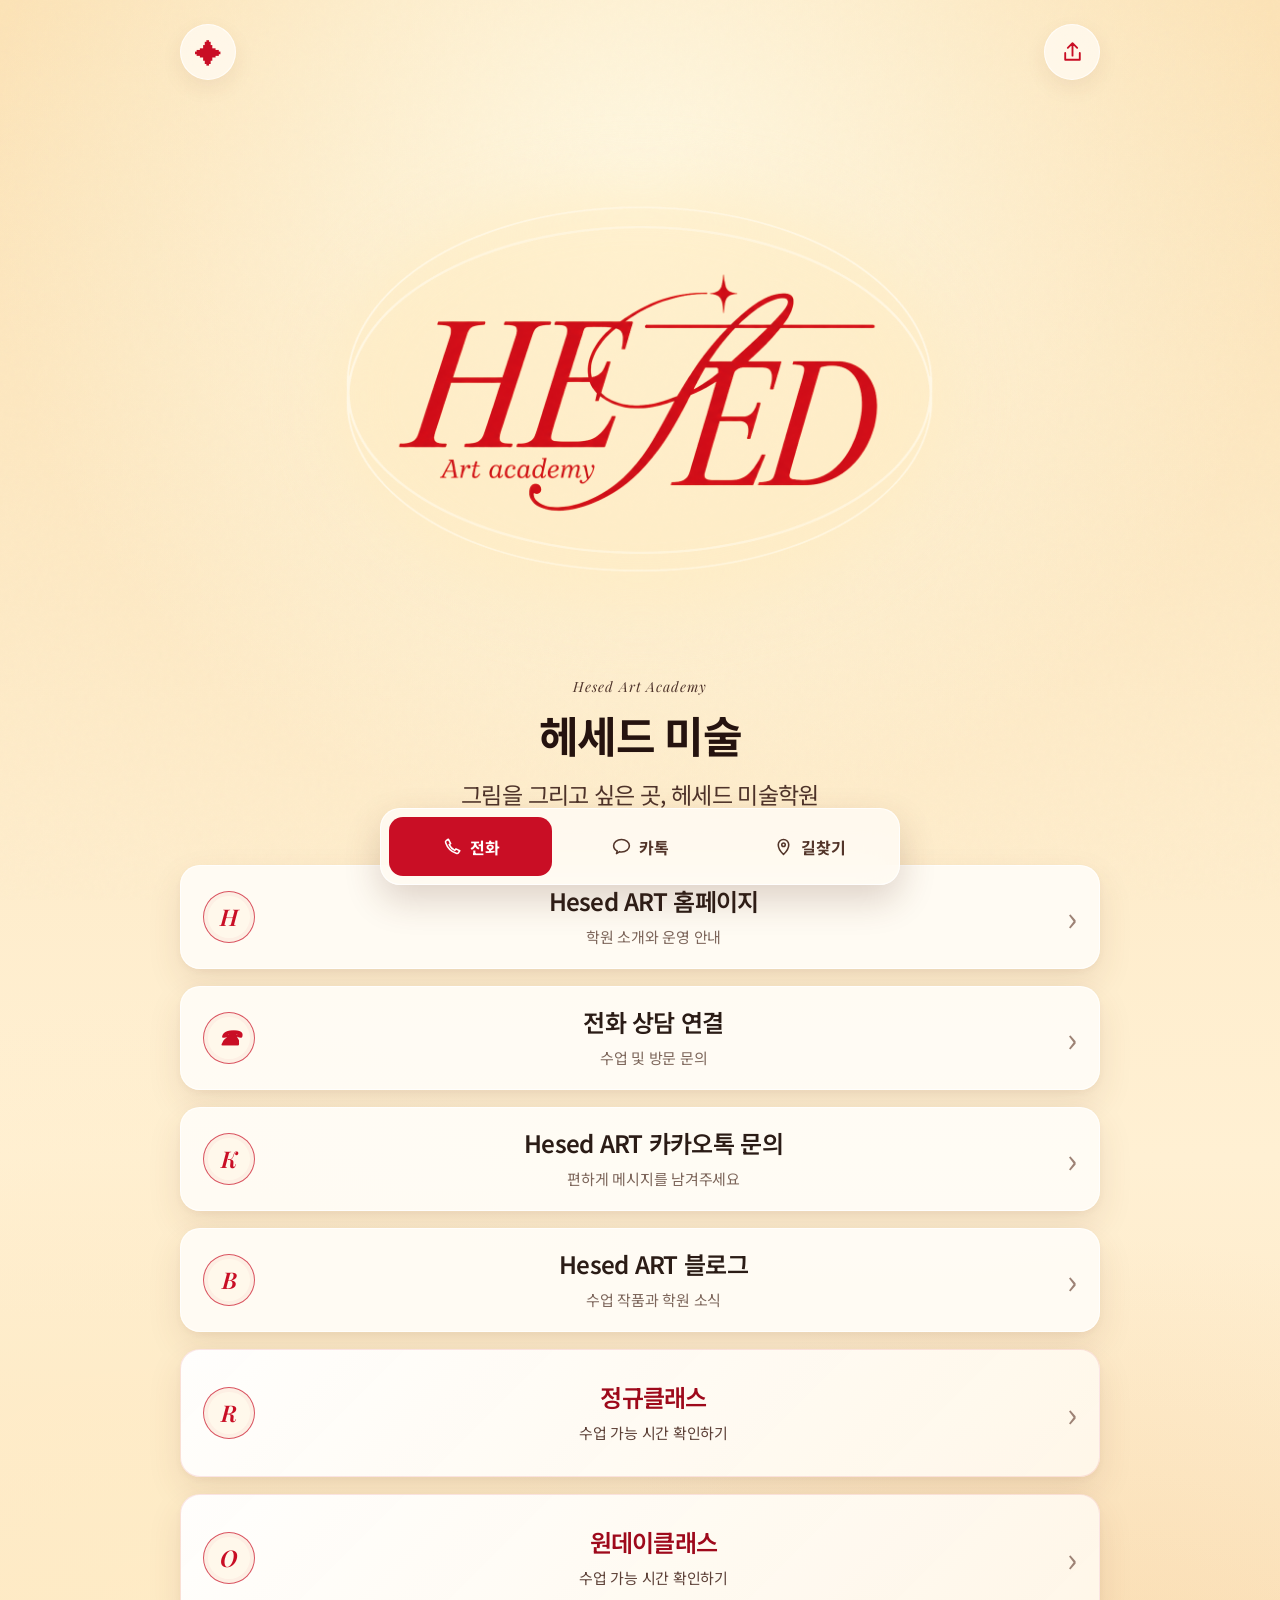
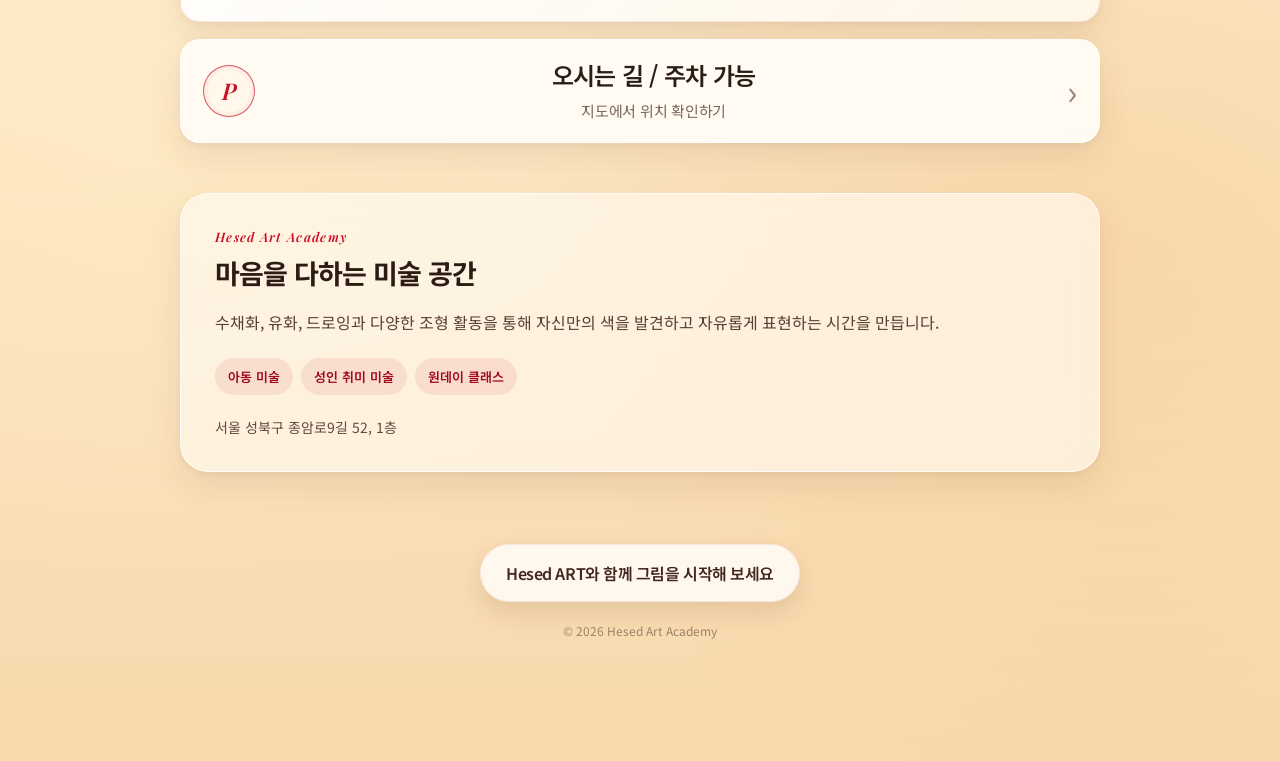
<file: index.html>
<!doctype html>
<html lang="ko">
<head>
  <!-- Google tag (gtag.js) -->
  <script async src="https://www.googletagmanager.com/gtag/js?id=G-PW82SQZZMW"></script>
  <script>
  window.dataLayer = window.dataLayer || [];
  function gtag(){dataLayer.push(arguments);}
  gtag('js', new Date());

  gtag('config', 'G-PW82SQZZMW');
  </script>
  <meta charset="utf-8" />
  <meta name="viewport" content="width=device-width, initial-scale=1, viewport-fit=cover" />
  <meta name="theme-color" content="#fce3b7" />
  <meta name="description" content="그림을 그리고 싶은 곳, 헤세드 미술학원" />
  <meta property="og:title" content="헤세드 미술 | Hesed Art Academy" />
  <meta property="og:description" content="아동·성인 정규 클래스와 원데이 클래스 문의" />
  <title>헤세드 미술 | Hesed Art Academy</title>
  <link rel="preconnect" href="https://fonts.googleapis.com" />
  <link rel="preconnect" href="https://fonts.gstatic.com" crossorigin />
  <link href="https://fonts.googleapis.com/css2?family=Noto+Sans+KR:wght@400;500;600;700&family=Playfair+Display:ital,wght@0,600;1,600&display=swap" rel="stylesheet" />
  <link rel="stylesheet" href="./style.css" />
  <script src="./script.js" defer></script>
</head>
<body>
  <div class="page-shell">
    <header class="topbar" aria-label="페이지 도구">
      <a class="circle-button brand-mark" href="#top" aria-label="맨 위로 이동">
        <span aria-hidden="true">✦</span>
      </a>
      <button class="circle-button" id="shareButton" type="button" aria-label="페이지 공유">
        <svg viewBox="0 0 24 24" aria-hidden="true">
          <path d="M12 3v12M7.5 7.5 12 3l4.5 4.5M5 12.5v6.5h14v-6.5" />
        </svg>
      </button>
    </header>

    <main id="top" class="content">
      <section class="hero" aria-labelledby="pageTitle">
        <div class="wordmark">
          <img src="./assets/hesed-wordmark-red-transparent.png" alt="HESED Art academy" />
        </div>
        <div class="hero-copy">
          <p class="hero-kicker">Hesed Art Academy</p>
          <h1 id="pageTitle">헤세드 미술</h1>
          <p>그림을 그리고 싶은 곳, 헤세드 미술학원</p>
        </div>
      </section>

      <section class="link-list" aria-label="헤세드 미술 바로가기">
        <a class="link-card" href="#about">
          <span class="mini-logo" aria-hidden="true">H</span>
          <span class="link-copy">
            <strong>Hesed ART 홈페이지</strong>
            <small>학원 소개와 운영 안내</small>
          </span>
          <span class="more" aria-hidden="true">›</span>
        </a>

        <button class="link-card" type="button" id="callCard">
          <span class="mini-logo" aria-hidden="true">☎</span>
          <span class="link-copy">
            <strong>전화 상담 연결</strong>
            <small>수업 및 방문 문의</small>
          </span>
          <span class="more" aria-hidden="true">›</span>
        </button>

        <a class="link-card external-link" data-config-link="kakaoUrl" href="#">
          <span class="mini-logo" aria-hidden="true">K</span>
          <span class="link-copy">
            <strong>Hesed ART 카카오톡 문의</strong>
            <small>편하게 메시지를 남겨주세요</small>
          </span>
          <span class="more" aria-hidden="true">›</span>
        </a>

        <a class="link-card external-link" data-config-link="blogUrl" href="#">
          <span class="mini-logo" aria-hidden="true">B</span>
          <span class="link-copy">
            <strong>Hesed ART 블로그</strong>
            <small>수업 작품과 학원 소식</small>
          </span>
          <span class="more" aria-hidden="true">›</span>
        </a>

        <button class="link-card class-card" type="button" data-open-class="정규클래스" aria-label="정규클래스 안내 열기">
          <span class="mini-logo" aria-hidden="true">R</span>
          <span class="link-copy">
            <strong>정규클래스</strong>
            <small>수업 가능 시간 확인하기</small>
          </span>
          <span class="more" aria-hidden="true">›</span>
        </button>

        <button class="link-card class-card" type="button" data-open-class="원데이클래스" aria-label="원데이클래스 안내 열기">
          <span class="mini-logo" aria-hidden="true">O</span>
          <span class="link-copy">
            <strong>원데이클래스</strong>
            <small>수업 가능 시간 확인하기</small>
          </span>
          <span class="more" aria-hidden="true">›</span>
        </button>

        <a class="link-card external-link" data-config-link="mapUrl" href="#">
          <span class="mini-logo" aria-hidden="true">P</span>
          <span class="link-copy">
            <strong>오시는 길 / 주차 가능</strong>
            <small>지도에서 위치 확인하기</small>
          </span>
          <span class="more" aria-hidden="true">›</span>
        </a>
      </section>

      <section id="about" class="info-panel">
        <p class="eyebrow">Hesed Art Academy</p>
        <h2>마음을 다하는 미술 공간</h2>
        <p>
          수채화, 유화, 드로잉과 다양한 조형 활동을 통해 자신만의 색을 발견하고
          자유롭게 표현하는 시간을 만듭니다.
        </p>
        <div class="info-tags" aria-label="운영 클래스">
          <span>아동 미술</span>
          <span>성인 취미 미술</span>
          <span>원데이 클래스</span>
        </div>
        <address>서울 성북구 종암로9길 52, 1층</address>
      </section>

      <p class="footer-pill">Hesed ART와 함께 그림을 시작해 보세요</p>
      <p class="copyright">© <span id="year"></span> Hesed Art Academy</p>
    </main>
  </div>

  <nav class="quick-actions" aria-label="빠른 문의">
    <button type="button" id="callQuickButton">
      <svg viewBox="0 0 24 24" aria-hidden="true"><path d="M7.2 3.7 4.8 5.3c-.8.5-.9 1.5-.6 2.4 2 5.9 6.2 10.1 12.1 12.1.9.3 1.9.2 2.4-.6l1.6-2.4-4.4-2.1-1.2 1.7c-2.9-1.3-5.2-3.6-6.5-6.5l1.7-1.2z"/></svg>
      <span>전화</span>
    </button>
    <a data-config-link="kakaoUrl" href="#">
      <svg viewBox="0 0 24 24" aria-hidden="true"><path d="M12 4C6.9 4 3 7.2 3 11.1c0 2.5 1.6 4.7 4.1 6l-.8 3 3.5-2.2c.7.2 1.4.3 2.2.3 5.1 0 9-3.2 9-7.1S17.1 4 12 4Z"/></svg>
      <span>카톡</span>
    </a>
    <a data-config-link="mapUrl" href="#">
      <svg viewBox="0 0 24 24" aria-hidden="true"><path d="M12 21s6-5.3 6-11a6 6 0 1 0-12 0c0 5.7 6 11 6 11Z"/><circle cx="12" cy="10" r="2"/></svg>
      <span>길찾기</span>
    </a>
  </nav>


  <dialog id="classDialog" class="class-dialog" aria-labelledby="classDialogTitle">
    <div class="class-dialog-inner">
      <button class="dialog-close" id="closeClassDialog" type="button" aria-label="안내창 닫기">×</button>
      <p class="dialog-kicker">Hesed Art Academy</p>
      <h2 id="classDialogTitle">클래스 안내</h2>
      <div id="classDialogContent" class="class-time-message"></div>
      <button class="dialog-confirm" id="confirmClassDialog" type="button">확인</button>
    </div>
  </dialog>

  <template id="regularClassTemplate">
    <div class="class-detail">
      <section class="class-detail-section">
        <h3>수업 과목</h3>
        <p class="class-subjects">🖌 소묘 · 수채화 · 아크릴화 · 글라스아트</p>
      </section>

      <section class="class-detail-section">
        <h3>운영 시간</h3>
        <dl class="class-schedule">
          <div><dt>월</dt><dd>14:00 ~ 18:00</dd></div>
          <div><dt>화</dt><dd>14:00 ~ 21:00</dd></div>
          <div><dt>성인반</dt><dd>19:00 ~ 21:00</dd></div>
          <div><dt>수</dt><dd>14:00 ~ 18:00</dd></div>
          <div><dt>목</dt><dd>14:00 ~ 19:00</dd></div>
          <div><dt>금</dt><dd>14:00 ~ 18:00</dd></div>
        </dl>
      </section>

      <p class="class-contact-message">수강 문의 및 예약은 언제든 편하게 연락 주세요.</p>
    </div>
  </template>

  <template id="oneDayClassTemplate">
    <div class="class-detail">
      <section class="class-detail-section">
        <h3>예약 가능 시간</h3>
        <ul class="class-feature-list class-reservation-times">
          <li>🌙 평일 저녁 18:00 ~ 20:00</li>
          <li>☀️ 금요일 오전 10:00 ~ 13:00</li>
        </ul>
      </section>

      <ul class="class-feature-list">
        <li>✔ 초보자도 참여 가능</li>
        <li>✔ 개인 · 친구 · 커플 클래스 가능</li>
        <li>✔ 재료 및 도구 제공</li>
      </ul>

      <p class="class-contact-message">수강 문의 및 예약은 언제든 편하게 연락 주세요.</p>
    </div>
  </template>

  <div class="toast" id="toast" role="status" aria-live="polite"></div>
</body>
</html>
</file>
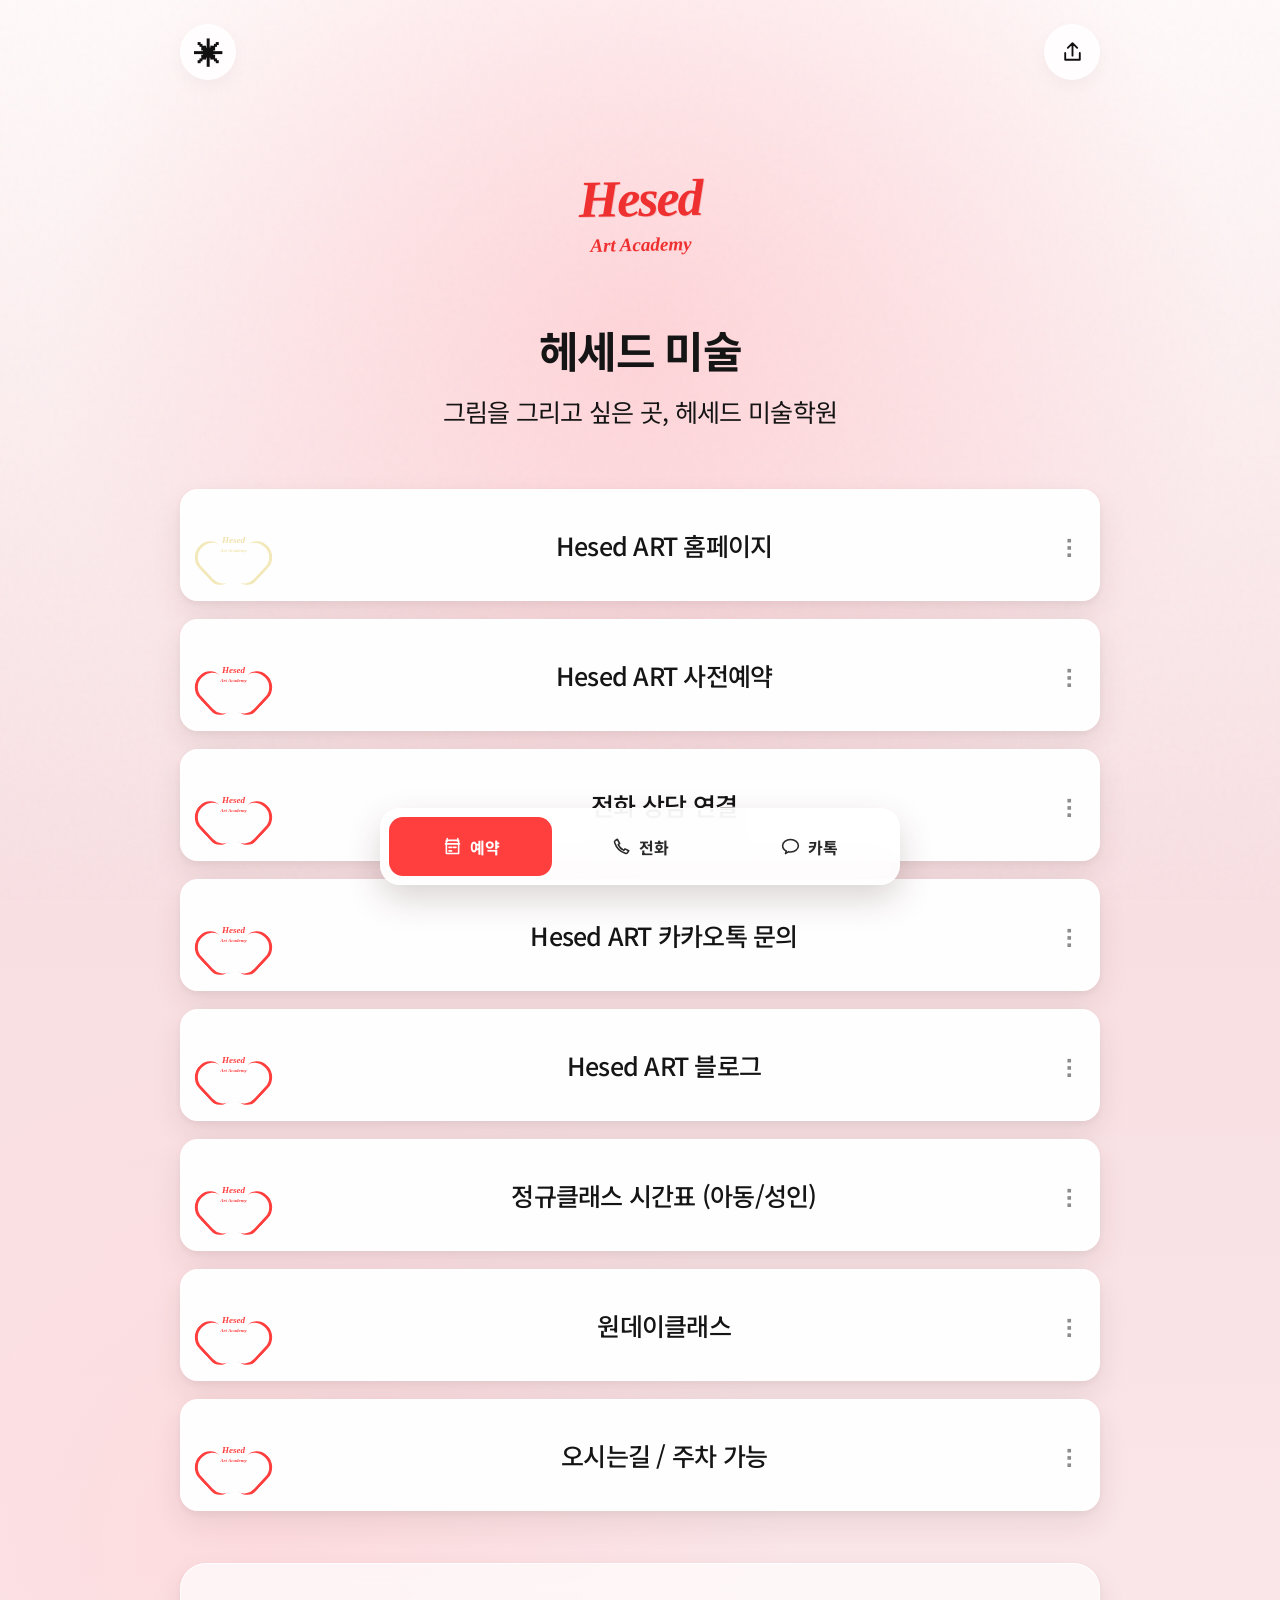
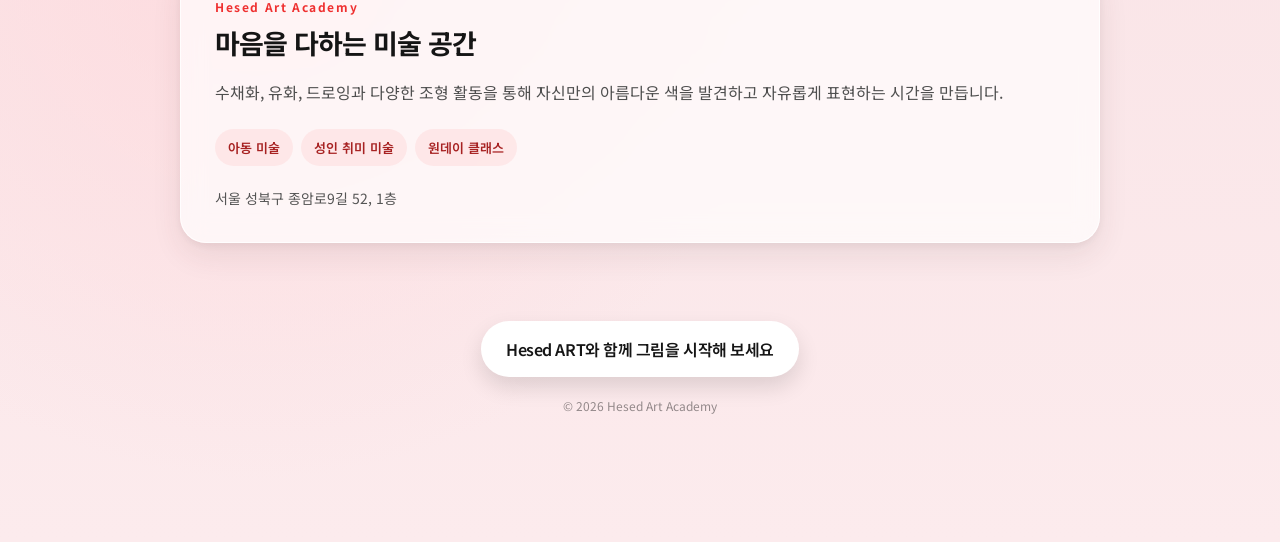
<file: version2/index.html>
<!doctype html>
<html lang="ko">
<head>
  <meta charset="utf-8" />
  <meta name="viewport" content="width=device-width, initial-scale=1, viewport-fit=cover" />
  <meta name="theme-color" content="#f8dfe1" />
  <meta name="description" content="그림을 그리고 싶은 곳, 헤세드 미술학원" />
  <meta property="og:title" content="헤세드 미술 | Hesed Art Academy" />
  <meta property="og:description" content="아동·성인 정규 클래스와 원데이 클래스 예약 및 문의" />
  <title>헤세드 미술 | Hesed Art Academy</title>
  <link rel="preconnect" href="https://fonts.googleapis.com" />
  <link rel="preconnect" href="https://fonts.gstatic.com" crossorigin />
  <link href="https://fonts.googleapis.com/css2?family=Noto+Sans+KR:wght@400;500;600;700&display=swap" rel="stylesheet" />
  <link rel="stylesheet" href="./style.css" />
  <script src="script.js" defer></script>
</head>
<body>
  <div class="page-shell">
    <header class="topbar" aria-label="페이지 도구">
      <a class="circle-button brand-mark" href="#top" aria-label="맨 위로 이동">
        <span aria-hidden="true">✳</span>
      </a>
      <button class="circle-button" id="shareButton" type="button" aria-label="페이지 공유">
        <svg viewBox="0 0 24 24" aria-hidden="true">
          <path d="M12 3v12M7.5 7.5 12 3l4.5 4.5M5 12.5v6.5h14v-6.5" />
        </svg>
      </button>
    </header>

    <main id="top" class="content">
      <section class="hero" aria-labelledby="pageTitle">
        <div class="wordmark" aria-label="Hesed Art Academy">
          <strong>Hesed</strong>
          <span>Art Academy</span>
        </div>
        <h1 id="pageTitle">헤세드 미술</h1>
        <p>그림을 그리고 싶은 곳, 헤세드 미술학원</p>
      </section>

      <section class="link-list" aria-label="헤세드 미술 바로가기">
        <a class="link-card" href="#about">
          <span class="heart-logo heart-logo-soft" aria-hidden="true">
            <span>Hesed</span><small>Art Academy</small>
          </span>
          <span class="link-label">Hesed ART 홈페이지</span>
          <span class="more" aria-hidden="true">⋮</span>
        </a>

        <button class="link-card" type="button" data-open-reservation="상담 및 방문 예약">
          <span class="heart-logo" aria-hidden="true">
            <span>Hesed</span><small>Art Academy</small>
          </span>
          <span class="link-label">Hesed ART 사전예약</span>
          <span class="more" aria-hidden="true">⋮</span>
        </button>

        <button class="link-card" type="button" id="callCard">
          <span class="heart-logo" aria-hidden="true">
            <span>Hesed</span><small>Art Academy</small>
          </span>
          <span class="link-label">전화 상담 연결</span>
          <span class="more" aria-hidden="true">⋮</span>
        </button>

        <a class="link-card external-link" data-config-link="kakaoUrl" href="#">
          <span class="heart-logo" aria-hidden="true">
            <span>Hesed</span><small>Art Academy</small>
          </span>
          <span class="link-label">Hesed ART 카카오톡 문의</span>
          <span class="more" aria-hidden="true">⋮</span>
        </a>

        <a class="link-card external-link" data-config-link="blogUrl" href="#">
          <span class="heart-logo" aria-hidden="true">
            <span>Hesed</span><small>Art Academy</small>
          </span>
          <span class="link-label">Hesed ART 블로그</span>
          <span class="more" aria-hidden="true">⋮</span>
        </a>

        <button class="link-card" type="button" data-open-reservation="정규 클래스">
          <span class="heart-logo" aria-hidden="true">
            <span>Hesed</span><small>Art Academy</small>
          </span>
          <span class="link-label">정규클래스 시간표 (아동/성인)</span>
          <span class="more" aria-hidden="true">⋮</span>
        </button>

        <button class="link-card" type="button" data-open-reservation="원데이 클래스">
          <span class="heart-logo" aria-hidden="true">
            <span>Hesed</span><small>Art Academy</small>
          </span>
          <span class="link-label">원데이클래스</span>
          <span class="more" aria-hidden="true">⋮</span>
        </button>

        <a class="link-card external-link" data-config-link="mapUrl" href="#">
          <span class="heart-logo" aria-hidden="true">
            <span>Hesed</span><small>Art Academy</small>
          </span>
          <span class="link-label">오시는길 / 주차 가능</span>
          <span class="more" aria-hidden="true">⋮</span>
        </a>
      </section>

      <section id="about" class="info-panel">
        <p class="eyebrow">Hesed Art Academy</p>
        <h2>마음을 다하는 미술 공간</h2>
        <p>
          수채화, 유화, 드로잉과 다양한 조형 활동을 통해 자신만의 아름다운 색을 발견하고
          자유롭게 표현하는 시간을 만듭니다.
        </p>
        <div class="info-tags" aria-label="운영 클래스">
          <span>아동 미술</span>
          <span>성인 취미 미술</span>
          <span>원데이 클래스</span>
        </div>
        <address>
          서울 성북구 종암로9길 52, 1층
        </address>
      </section>

      <p class="footer-pill">Hesed ART와 함께 그림을 시작해 보세요</p>
      <p class="copyright">© <span id="year"></span> Hesed Art Academy</p>
    </main>
  </div>

  <nav class="quick-actions" aria-label="빠른 문의">
    <button type="button" data-open-reservation="상담 및 방문 예약">
      <svg viewBox="0 0 24 24" aria-hidden="true"><path d="M6 3v3M18 3v3M4 9h16M5 5h14v15H5zM8 13h3M13 13h3M8 17h3"/></svg>
      <span>예약</span>
    </button>
    <button type="button" id="callQuickButton">
      <svg viewBox="0 0 24 24" aria-hidden="true"><path d="M7.2 3.7 4.8 5.3c-.8.5-.9 1.5-.6 2.4 2 5.9 6.2 10.1 12.1 12.1.9.3 1.9.2 2.4-.6l1.6-2.4-4.4-2.1-1.2 1.7c-2.9-1.3-5.2-3.6-6.5-6.5l1.7-1.2z"/></svg>
      <span>전화</span>
    </button>
    <a data-config-link="kakaoUrl" href="#">
      <svg viewBox="0 0 24 24" aria-hidden="true"><path d="M12 4C6.9 4 3 7.2 3 11.1c0 2.5 1.6 4.7 4.1 6l-.8 3 3.5-2.2c.7.2 1.4.3 2.2.3 5.1 0 9-3.2 9-7.1S17.1 4 12 4Z"/></svg>
      <span>카톡</span>
    </a>
  </nav>

  <dialog id="reservationDialog" class="reservation-dialog">
    <form id="reservationForm" method="dialog">
      <div class="dialog-head">
        <div>
          <p class="eyebrow">PRE-RESERVATION</p>
          <h2>헤세드 ART 사전예약</h2>
        </div>
        <button class="close-button" type="button" id="closeDialog" aria-label="예약창 닫기">×</button>
      </div>

      <p class="form-guide">내용을 작성하면 예약 문의 문구가 자동으로 만들어집니다.</p>

      <label>
        <span>신청자명 <b>*</b></span>
        <input type="text" name="name" autocomplete="name" required placeholder="이름을 입력해 주세요" />
      </label>

      <label>
        <span>연락처 <b>*</b></span>
        <input type="tel" name="phone" autocomplete="tel" inputmode="tel" required placeholder="010-0000-0000" />
      </label>

      <label>
        <span>신청 클래스 <b>*</b></span>
        <select name="classType" required>
          <option value="">선택해 주세요</option>
          <option>아동 정규 클래스</option>
          <option>중등 클래스</option>
          <option>성인 정규 클래스</option>
          <option>원데이 클래스</option>
          <option>상담 및 방문 예약</option>
        </select>
      </label>

      <div class="field-row">
        <label>
          <span>희망일</span>
          <input type="date" name="preferredDate" />
        </label>
        <label>
          <span>희망 시간</span>
          <select name="preferredTime">
            <option value="">선택</option>
            <option>오전</option>
            <option>오후</option>
            <option>저녁</option>
          </select>
        </label>
      </div>

      <label>
        <span>문의 내용</span>
        <textarea name="memo" rows="4" placeholder="연령, 미술 경험, 궁금한 점 등을 적어 주세요"></textarea>
      </label>

      <label class="privacy-check">
        <input type="checkbox" required />
        <span>예약 상담을 위한 개인정보 수집 및 이용에 동의합니다. <b>*</b></span>
      </label>

      <button class="primary-button" type="submit">예약 문의 보내기</button>
      <p class="form-note">별도 서버 연결 전에는 작성 내용이 복사된 뒤 카카오톡 상담창으로 이동합니다.</p>
    </form>
  </dialog>

  <div class="toast" id="toast" role="status" aria-live="polite"></div>
</body>
</html>
</file>
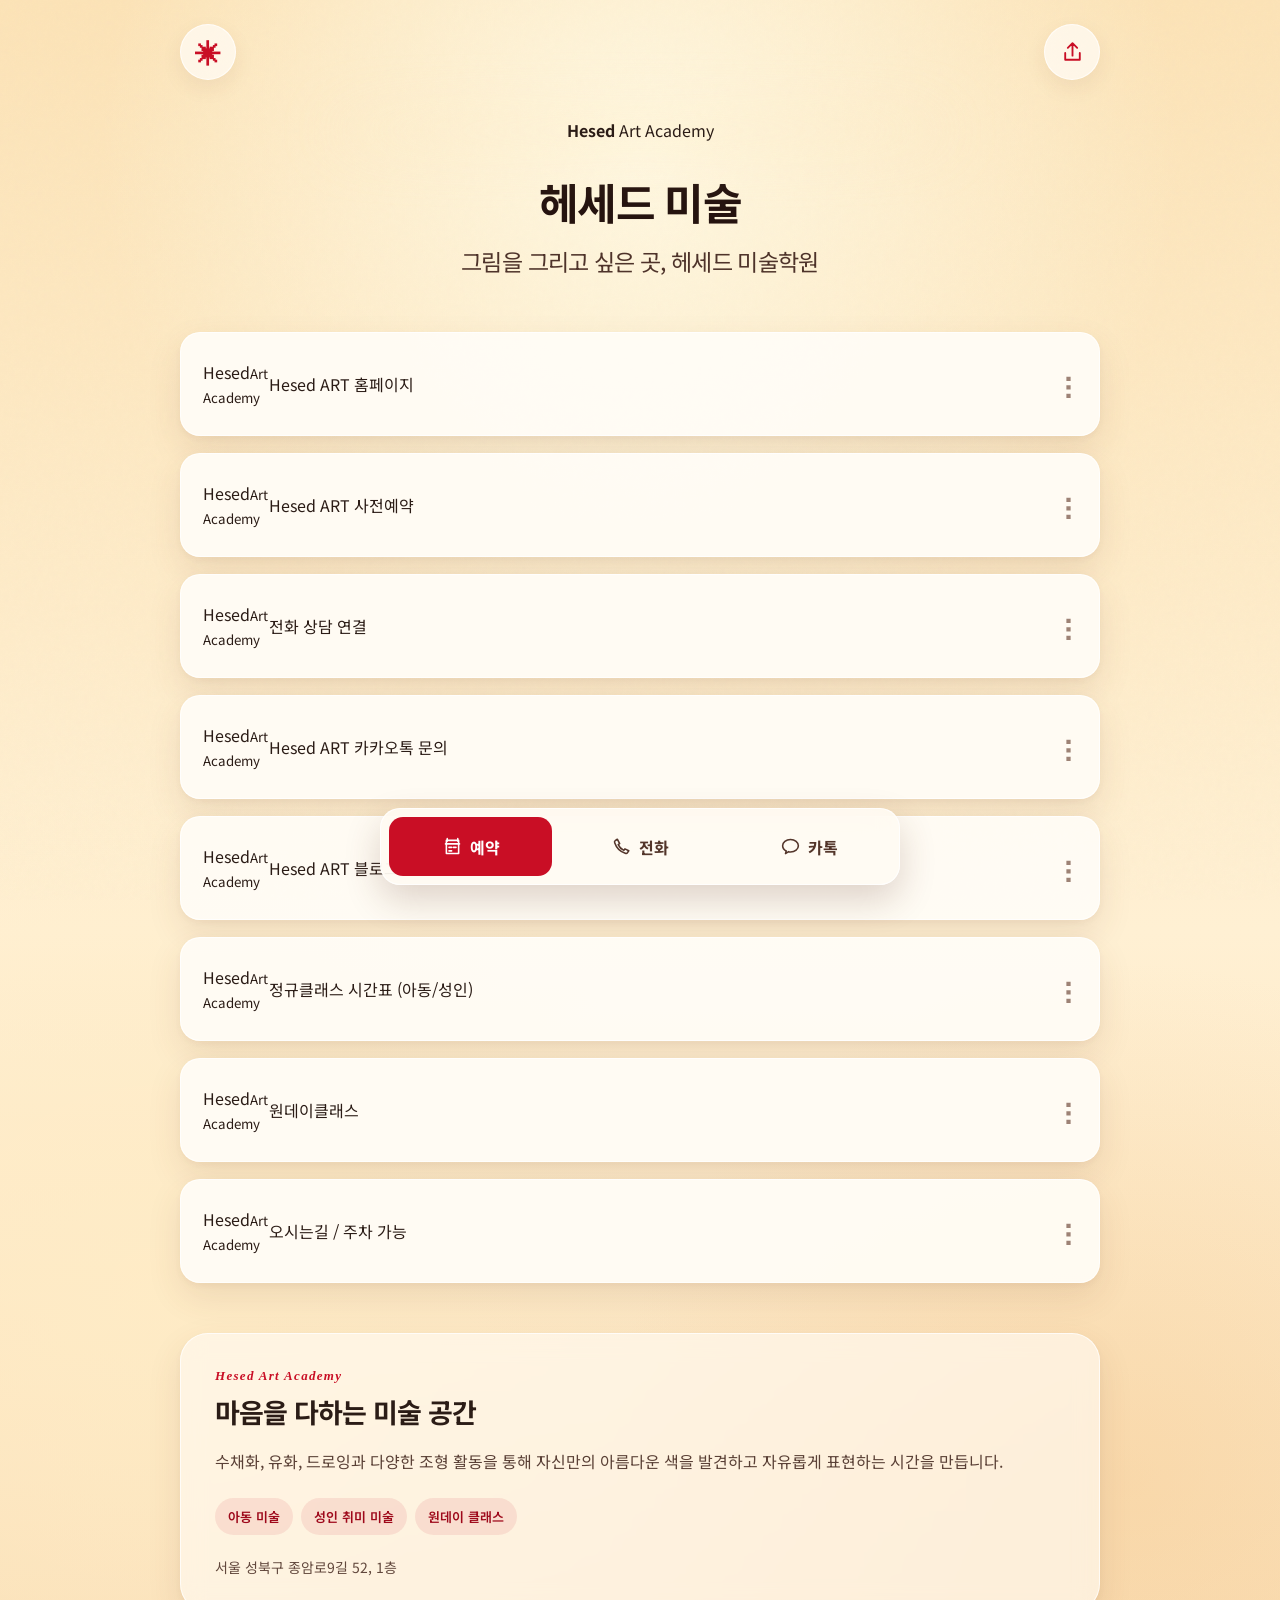
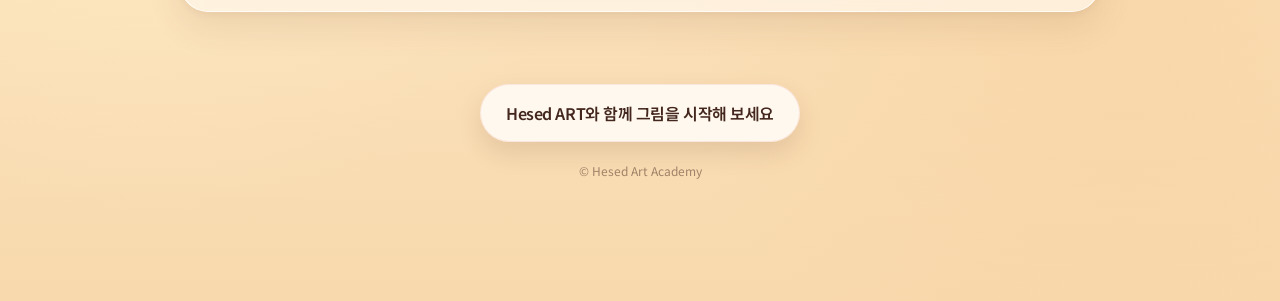
<file: index2.html>
<!doctype html>
<html lang="ko">
<head>
  <meta charset="utf-8" />
  <meta name="viewport" content="width=device-width, initial-scale=1, viewport-fit=cover" />
  <meta name="theme-color" content="#f8dfe1" />
  <meta name="description" content="그림을 그리고 싶은 곳, 헤세드 미술학원" />
  <meta property="og:title" content="헤세드 미술 | Hesed Art Academy" />
  <meta property="og:description" content="아동·성인 정규 클래스와 원데이 클래스 예약 및 문의" />
  <title>헤세드 미술 | Hesed Art Academy</title>
  <link rel="preconnect" href="https://fonts.googleapis.com" />
  <link rel="preconnect" href="https://fonts.gstatic.com" crossorigin />
  <link href="https://fonts.googleapis.com/css2?family=Noto+Sans+KR:wght@400;500;600;700&display=swap" rel="stylesheet" />
  <link rel="stylesheet" href="./style.css" />
  <script src="./script.js" defer></script>
</head>
<body>
  <div class="page-shell">
    <header class="topbar" aria-label="페이지 도구">
      <a class="circle-button brand-mark" href="#top" aria-label="맨 위로 이동">
        <span aria-hidden="true">✳</span>
      </a>
      <button class="circle-button" id="shareButton" type="button" aria-label="페이지 공유">
        <svg viewBox="0 0 24 24" aria-hidden="true">
          <path d="M12 3v12M7.5 7.5 12 3l4.5 4.5M5 12.5v6.5h14v-6.5" />
        </svg>
      </button>
    </header>

    <main id="top" class="content">
      <section class="hero" aria-labelledby="pageTitle">
        <div class="wordmark" aria-label="Hesed Art Academy">
          <strong>Hesed</strong>
          <span>Art Academy</span>
        </div>
        <h1 id="pageTitle">헤세드 미술</h1>
        <p>그림을 그리고 싶은 곳, 헤세드 미술학원</p>
      </section>

      <section class="link-list" aria-label="헤세드 미술 바로가기">
        <a class="link-card" href="#about">
          <span class="heart-logo heart-logo-soft" aria-hidden="true">
            <span>Hesed</span><small>Art Academy</small>
          </span>
          <span class="link-label">Hesed ART 홈페이지</span>
          <span class="more" aria-hidden="true">⋮</span>
        </a>

        <button class="link-card" type="button" data-open-reservation="상담 및 방문 예약">
          <span class="heart-logo" aria-hidden="true">
            <span>Hesed</span><small>Art Academy</small>
          </span>
          <span class="link-label">Hesed ART 사전예약</span>
          <span class="more" aria-hidden="true">⋮</span>
        </button>

        <button class="link-card" type="button" id="callCard">
          <span class="heart-logo" aria-hidden="true">
            <span>Hesed</span><small>Art Academy</small>
          </span>
          <span class="link-label">전화 상담 연결</span>
          <span class="more" aria-hidden="true">⋮</span>
        </button>

        <a class="link-card external-link" data-config-link="kakaoUrl" href="#">
          <span class="heart-logo" aria-hidden="true">
            <span>Hesed</span><small>Art Academy</small>
          </span>
          <span class="link-label">Hesed ART 카카오톡 문의</span>
          <span class="more" aria-hidden="true">⋮</span>
        </a>

        <a class="link-card external-link" data-config-link="blogUrl" href="#">
          <span class="heart-logo" aria-hidden="true">
            <span>Hesed</span><small>Art Academy</small>
          </span>
          <span class="link-label">Hesed ART 블로그</span>
          <span class="more" aria-hidden="true">⋮</span>
        </a>

        <button class="link-card" type="button" data-open-reservation="정규 클래스">
          <span class="heart-logo" aria-hidden="true">
            <span>Hesed</span><small>Art Academy</small>
          </span>
          <span class="link-label">정규클래스 시간표 (아동/성인)</span>
          <span class="more" aria-hidden="true">⋮</span>
        </button>

        <button class="link-card" type="button" data-open-reservation="원데이 클래스">
          <span class="heart-logo" aria-hidden="true">
            <span>Hesed</span><small>Art Academy</small>
          </span>
          <span class="link-label">원데이클래스</span>
          <span class="more" aria-hidden="true">⋮</span>
        </button>

        <a class="link-card external-link" data-config-link="mapUrl" href="#">
          <span class="heart-logo" aria-hidden="true">
            <span>Hesed</span><small>Art Academy</small>
          </span>
          <span class="link-label">오시는길 / 주차 가능</span>
          <span class="more" aria-hidden="true">⋮</span>
        </a>
      </section>

      <section id="about" class="info-panel">
        <p class="eyebrow">Hesed Art Academy</p>
        <h2>마음을 다하는 미술 공간</h2>
        <p>
          수채화, 유화, 드로잉과 다양한 조형 활동을 통해 자신만의 아름다운 색을 발견하고
          자유롭게 표현하는 시간을 만듭니다.
        </p>
        <div class="info-tags" aria-label="운영 클래스">
          <span>아동 미술</span>
          <span>성인 취미 미술</span>
          <span>원데이 클래스</span>
        </div>
        <address>
          서울 성북구 종암로9길 52, 1층
        </address>
      </section>

      <p class="footer-pill">Hesed ART와 함께 그림을 시작해 보세요</p>
      <p class="copyright">© <span id="year"></span> Hesed Art Academy</p>
    </main>
  </div>

  <nav class="quick-actions" aria-label="빠른 문의">
    <button type="button" data-open-reservation="상담 및 방문 예약">
      <svg viewBox="0 0 24 24" aria-hidden="true"><path d="M6 3v3M18 3v3M4 9h16M5 5h14v15H5zM8 13h3M13 13h3M8 17h3"/></svg>
      <span>예약</span>
    </button>
    <button type="button" id="callQuickButton">
      <svg viewBox="0 0 24 24" aria-hidden="true"><path d="M7.2 3.7 4.8 5.3c-.8.5-.9 1.5-.6 2.4 2 5.9 6.2 10.1 12.1 12.1.9.3 1.9.2 2.4-.6l1.6-2.4-4.4-2.1-1.2 1.7c-2.9-1.3-5.2-3.6-6.5-6.5l1.7-1.2z"/></svg>
      <span>전화</span>
    </button>
    <a data-config-link="kakaoUrl" href="#">
      <svg viewBox="0 0 24 24" aria-hidden="true"><path d="M12 4C6.9 4 3 7.2 3 11.1c0 2.5 1.6 4.7 4.1 6l-.8 3 3.5-2.2c.7.2 1.4.3 2.2.3 5.1 0 9-3.2 9-7.1S17.1 4 12 4Z"/></svg>
      <span>카톡</span>
    </a>
  </nav>

  <dialog id="reservationDialog" class="reservation-dialog">
    <form id="reservationForm" method="dialog">
      <div class="dialog-head">
        <div>
          <p class="eyebrow">PRE-RESERVATION</p>
          <h2>헤세드 ART 사전예약</h2>
        </div>
        <button class="close-button" type="button" id="closeDialog" aria-label="예약창 닫기">×</button>
      </div>

      <p class="form-guide">내용을 작성하면 예약 문의 문구가 자동으로 만들어집니다.</p>

      <label>
        <span>신청자명 <b>*</b></span>
        <input type="text" name="name" autocomplete="name" required placeholder="이름을 입력해 주세요" />
      </label>

      <label>
        <span>연락처 <b>*</b></span>
        <input type="tel" name="phone" autocomplete="tel" inputmode="tel" required placeholder="010-0000-0000" />
      </label>

      <label>
        <span>신청 클래스 <b>*</b></span>
        <select name="classType" required>
          <option value="">선택해 주세요</option>
          <option>아동 정규 클래스</option>
          <option>중등 클래스</option>
          <option>성인 정규 클래스</option>
          <option>원데이 클래스</option>
          <option>상담 및 방문 예약</option>
        </select>
      </label>

      <div class="field-row">
        <label>
          <span>희망일</span>
          <input type="date" name="preferredDate" />
        </label>
        <label>
          <span>희망 시간</span>
          <select name="preferredTime">
            <option value="">선택</option>
            <option>오전</option>
            <option>오후</option>
            <option>저녁</option>
          </select>
        </label>
      </div>

      <label>
        <span>문의 내용</span>
        <textarea name="memo" rows="4" placeholder="연령, 미술 경험, 궁금한 점 등을 적어 주세요"></textarea>
      </label>

      <label class="privacy-check">
        <input type="checkbox" required />
        <span>예약 상담을 위한 개인정보 수집 및 이용에 동의합니다. <b>*</b></span>
      </label>

      <button class="primary-button" type="submit">예약 문의 보내기</button>
      <p class="form-note">별도 서버 연결 전에는 작성 내용이 복사된 뒤 카카오톡 상담창으로 이동합니다.</p>
    </form>
  </dialog>

  <div class="toast" id="toast" role="status" aria-live="polite"></div>
</body>
</html>
</file>
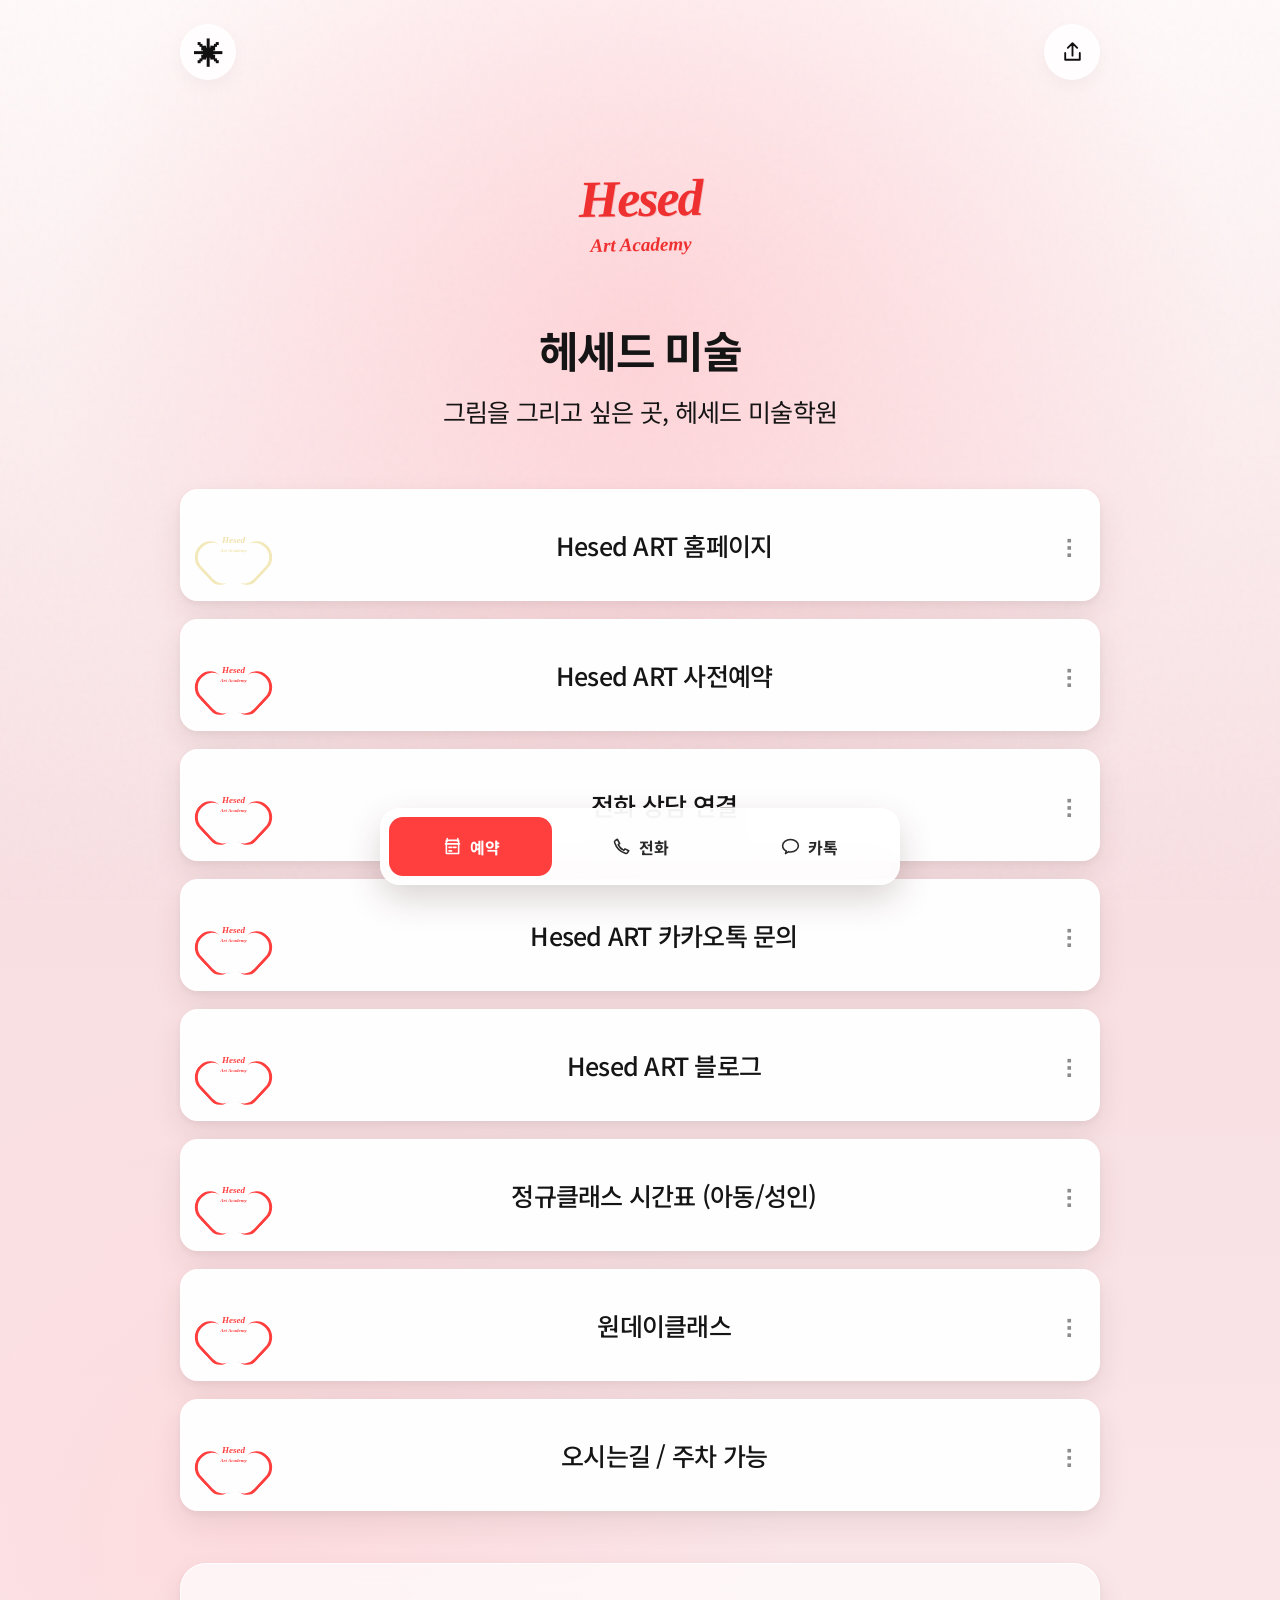
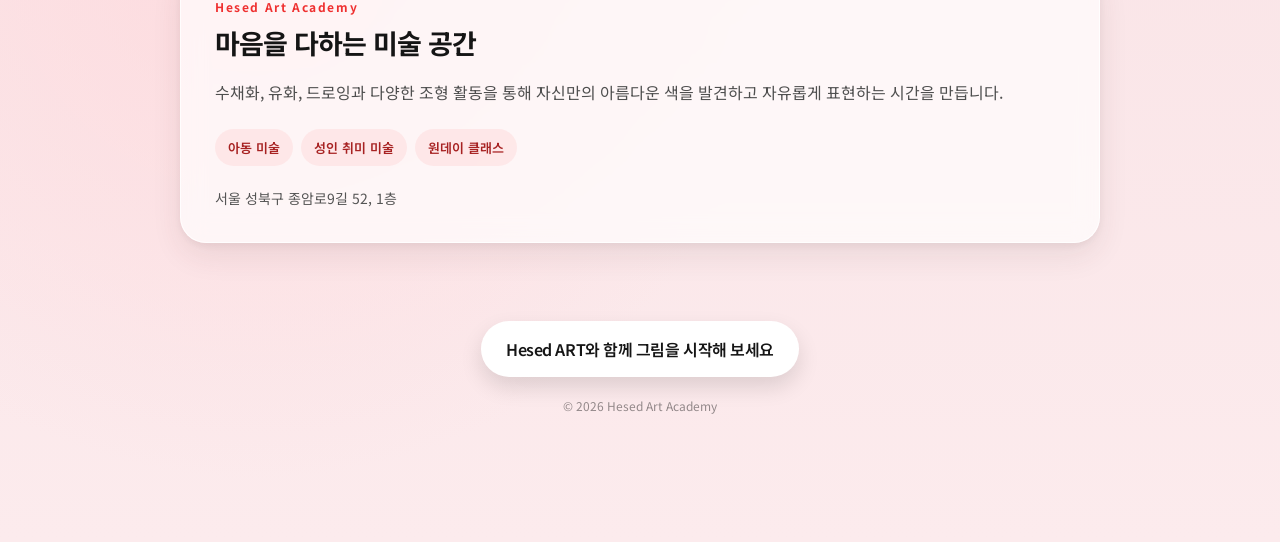
<file: index_single.html>
<!doctype html>
<html lang="ko">
<head>
  <meta charset="utf-8" />
  <meta name="viewport" content="width=device-width, initial-scale=1, viewport-fit=cover" />
  <meta name="theme-color" content="#f8dfe1" />
  <meta name="description" content="그림을 그리고 싶은 곳, 헤세드 미술학원" />
  <meta property="og:title" content="헤세드 미술 | Hesed Art Academy" />
  <meta property="og:description" content="아동·성인 정규 클래스와 원데이 클래스 예약 및 문의" />
  <title>헤세드 미술 | Hesed Art Academy</title>
  <link rel="preconnect" href="https://fonts.googleapis.com" />
  <link rel="preconnect" href="https://fonts.gstatic.com" crossorigin />
  <link href="https://fonts.googleapis.com/css2?family=Noto+Sans+KR:wght@400;500;600;700&display=swap" rel="stylesheet" />
  <style>
:root {
  --red: #ff3e3e;
  --red-deep: #ef3030;
  --ink: #151515;
  --muted: #747474;
  --paper: rgba(255, 255, 255, 0.96);
  --line: rgba(20, 20, 20, 0.08);
  --shadow: 0 13px 30px rgba(73, 47, 47, 0.09), 0 3px 8px rgba(73, 47, 47, 0.06);
  --radius: 18px;
}

* { box-sizing: border-box; }
html { scroll-behavior: smooth; }
body {
  margin: 0;
  min-width: 320px;
  color: var(--ink);
  font-family: "Noto Sans KR", -apple-system, BlinkMacSystemFont, "Segoe UI", sans-serif;
  background:
    radial-gradient(circle at 50% 16%, rgba(255, 205, 210, 0.78), transparent 31%),
    radial-gradient(circle at 20% 72%, rgba(255, 215, 219, 0.7), transparent 29%),
    linear-gradient(180deg, #fffafa 0%, #f8dfe2 43%, #fcebed 100%);
}

body::before {
  content: "";
  position: fixed;
  inset: 0;
  z-index: -1;
  opacity: 0.22;
  pointer-events: none;
  background-image: url("data:image/svg+xml,%3Csvg viewBox='0 0 180 180' xmlns='http://www.w3.org/2000/svg'%3E%3Cfilter id='n'%3E%3CfeTurbulence type='fractalNoise' baseFrequency='.9' numOctaves='3' stitchTiles='stitch'/%3E%3C/filter%3E%3Crect width='100%25' height='100%25' filter='url(%23n)' opacity='.15'/%3E%3C/svg%3E");
}

button, input, select, textarea { font: inherit; }
button, a { -webkit-tap-highlight-color: transparent; }
a { color: inherit; text-decoration: none; }

.page-shell {
  min-height: 100vh;
  padding: 24px 18px calc(128px + env(safe-area-inset-bottom));
}

.topbar {
  width: min(100%, 920px);
  margin: 0 auto;
  display: flex;
  align-items: center;
  justify-content: space-between;
}

.circle-button {
  width: 56px;
  height: 56px;
  border: 0;
  border-radius: 50%;
  display: grid;
  place-items: center;
  background: rgba(255, 255, 255, 0.82);
  box-shadow: 0 6px 18px rgba(0, 0, 0, 0.04);
  color: #101010;
  cursor: pointer;
  transition: transform .18s ease, background-color .18s ease;
}
.circle-button:hover { transform: translateY(-2px); background: #fff; }
.circle-button svg {
  width: 25px;
  fill: none;
  stroke: currentColor;
  stroke-width: 1.8;
  stroke-linecap: round;
  stroke-linejoin: round;
}
.brand-mark { font-size: 29px; font-weight: 800; }

.content {
  width: min(100%, 920px);
  margin: 0 auto;
}

.hero {
  padding: 96px 12px 60px;
  text-align: center;
}
.wordmark {
  display: inline-flex;
  flex-direction: column;
  align-items: center;
  color: var(--red-deep);
  transform: rotate(-1deg);
  margin-bottom: 62px;
}
.wordmark strong {
  font-family: Georgia, "Times New Roman", serif;
  font-style: italic;
  font-size: clamp(39px, 8vw, 52px);
  line-height: .9;
  letter-spacing: -2px;
  text-shadow: .7px .7px 0 rgba(198, 0, 0, .18);
}
.wordmark span {
  margin-top: 11px;
  font-family: Georgia, "Times New Roman", serif;
  font-style: italic;
  font-weight: 700;
  font-size: 19px;
}
.hero h1 {
  margin: 0;
  font-size: clamp(31px, 6vw, 43px);
  letter-spacing: -1.7px;
}
.hero p {
  margin: 13px 0 0;
  font-size: clamp(18px, 3.5vw, 25px);
  letter-spacing: -.7px;
}

.link-list { display: grid; gap: 18px; }
.link-card {
  appearance: none;
  width: 100%;
  min-height: 112px;
  padding: 17px 22px;
  border: 1px solid rgba(255,255,255,.8);
  border-radius: var(--radius);
  display: grid;
  grid-template-columns: 78px 1fr 30px;
  align-items: center;
  background: var(--paper);
  box-shadow: var(--shadow);
  color: var(--ink);
  cursor: pointer;
  text-align: center;
  transition: transform .18s ease, box-shadow .18s ease, border-color .18s ease;
}
.link-card:hover {
  transform: translateY(-3px);
  box-shadow: 0 17px 35px rgba(73, 47, 47, .14), 0 4px 9px rgba(73, 47, 47, .07);
  border-color: rgba(255, 62, 62, .18);
}
.link-card:active { transform: scale(.992); }
.link-card:focus-visible, .circle-button:focus-visible, .quick-actions a:focus-visible, .quick-actions button:focus-visible {
  outline: 3px solid rgba(255, 62, 62, .3);
  outline-offset: 3px;
}
.link-label {
  padding: 0 8px;
  font-weight: 500;
  font-size: clamp(18px, 3.2vw, 25px);
  letter-spacing: -.75px;
}
.more {
  justify-self: end;
  color: #8c8c8c;
  font-size: 29px;
  line-height: 1;
}

.heart-logo {
  position: relative;
  width: 59px;
  height: 52px;
  display: flex;
  flex-direction: column;
  justify-content: center;
  align-items: center;
  color: var(--red);
  font-family: Georgia, "Times New Roman", serif;
  font-style: italic;
  font-weight: 700;
  line-height: 1;
  font-size: 9px;
  transform: translateX(1px);
}
.heart-logo::before,
.heart-logo::after {
  content: "";
  position: absolute;
  top: 4px;
  width: 28px;
  height: 43px;
  border: 3px solid var(--red);
  border-bottom: 0;
  z-index: 0;
}
.heart-logo::before {
  left: 7px;
  border-radius: 22px 19px 0 17px;
  border-right: 0;
  transform: rotate(-43deg);
  transform-origin: 100% 100%;
}
.heart-logo::after {
  right: 7px;
  border-radius: 19px 22px 17px 0;
  border-left: 0;
  transform: rotate(43deg);
  transform-origin: 0 100%;
}
.heart-logo span, .heart-logo small { position: relative; z-index: 1; }
.heart-logo small { margin-top: 3px; font-size: 5px; }
.heart-logo-soft { color: #efe2ab; }
.heart-logo-soft::before, .heart-logo-soft::after { border-color: #f2e8b9; }

.info-panel {
  margin-top: 52px;
  padding: 34px;
  border: 1px solid rgba(255,255,255,.8);
  border-radius: 26px;
  background: rgba(255, 255, 255, .68);
  backdrop-filter: blur(12px);
  box-shadow: var(--shadow);
  scroll-margin-top: 22px;
}
.eyebrow {
  margin: 0 0 8px;
  color: var(--red-deep);
  font-size: 12px;
  font-weight: 700;
  letter-spacing: 1.6px;
}
.info-panel h2 { margin: 0; font-size: 27px; letter-spacing: -1px; }
.info-panel > p:not(.eyebrow) { color: #4f4f4f; line-height: 1.8; }
.info-tags { display: flex; flex-wrap: wrap; gap: 8px; margin: 22px 0; }
.info-tags span {
  padding: 9px 13px;
  border-radius: 99px;
  background: rgba(255, 62, 62, .08);
  color: #a72222;
  font-size: 13px;
  font-weight: 600;
}
.info-panel address { font-style: normal; color: #555; font-size: 14px; }

.footer-pill {
  width: fit-content;
  max-width: 100%;
  margin: 78px auto 0;
  padding: 16px 25px;
  border-radius: 999px;
  background: white;
  box-shadow: 0 10px 22px rgba(0,0,0,.12);
  text-align: center;
  font-weight: 600;
  letter-spacing: -.45px;
}
.copyright { margin: 20px 0 0; text-align: center; color: rgba(0,0,0,.42); font-size: 12px; }

.quick-actions {
  position: fixed;
  z-index: 20;
  left: 50%;
  bottom: max(15px, env(safe-area-inset-bottom));
  transform: translateX(-50%);
  width: min(calc(100% - 28px), 520px);
  padding: 8px;
  display: grid;
  grid-template-columns: repeat(3, 1fr);
  gap: 6px;
  border: 1px solid rgba(255,255,255,.8);
  border-radius: 20px;
  background: rgba(255,255,255,.88);
  backdrop-filter: blur(18px);
  box-shadow: 0 14px 34px rgba(55, 29, 29, .18);
}
.quick-actions a, .quick-actions button {
  border: 0;
  border-radius: 14px;
  min-height: 59px;
  display: flex;
  justify-content: center;
  align-items: center;
  gap: 7px;
  background: transparent;
  color: #292929;
  cursor: pointer;
  font-weight: 700;
}
.quick-actions a:first-child, .quick-actions button:first-child { background: var(--red); color: #fff; }
.quick-actions svg {
  width: 21px;
  fill: none;
  stroke: currentColor;
  stroke-width: 1.8;
  stroke-linecap: round;
  stroke-linejoin: round;
}

.reservation-dialog {
  width: min(calc(100% - 26px), 620px);
  max-height: min(90vh, 820px);
  padding: 0;
  border: 0;
  border-radius: 26px;
  background: #fff;
  box-shadow: 0 28px 80px rgba(46, 22, 22, .32);
}
.reservation-dialog::backdrop { background: rgba(35, 20, 20, .44); backdrop-filter: blur(4px); }
.reservation-dialog form { padding: 28px; overflow: auto; }
.dialog-head { display: flex; justify-content: space-between; gap: 18px; align-items: flex-start; }
.dialog-head h2 { margin: 0; font-size: 26px; letter-spacing: -1px; }
.close-button {
  flex: 0 0 auto;
  width: 39px;
  height: 39px;
  border: 0;
  border-radius: 50%;
  background: #f2f2f2;
  cursor: pointer;
  font-size: 27px;
  line-height: 1;
}
.form-guide { margin: 15px 0 23px; color: var(--muted); font-size: 14px; }
.reservation-dialog label { display: block; margin-top: 17px; }
.reservation-dialog label > span:first-child { display: block; margin-bottom: 8px; font-size: 14px; font-weight: 700; }
.reservation-dialog b { color: var(--red-deep); }
.reservation-dialog input:not([type="checkbox"]), .reservation-dialog select, .reservation-dialog textarea {
  width: 100%;
  border: 1px solid #ddd;
  border-radius: 12px;
  background: #fbfbfb;
  padding: 13px 14px;
  color: #222;
  outline: none;
  transition: border-color .16s ease, box-shadow .16s ease, background-color .16s ease;
}
.reservation-dialog input:focus, .reservation-dialog select:focus, .reservation-dialog textarea:focus {
  border-color: var(--red);
  box-shadow: 0 0 0 3px rgba(255, 62, 62, .11);
  background: #fff;
}
.reservation-dialog textarea { resize: vertical; }
.field-row { display: grid; grid-template-columns: 1.25fr .75fr; gap: 12px; }
.privacy-check { display: flex !important; align-items: flex-start; gap: 9px; }
.privacy-check input { margin-top: 4px; accent-color: var(--red); }
.privacy-check span { margin: 0 !important; color: #555; font-size: 12px !important; font-weight: 400 !important; line-height: 1.55; }
.primary-button {
  width: 100%;
  margin-top: 23px;
  padding: 15px;
  border: 0;
  border-radius: 14px;
  background: var(--red);
  color: white;
  cursor: pointer;
  font-weight: 700;
  font-size: 16px;
}
.form-note { margin: 11px 0 0; color: #8a8a8a; font-size: 11px; text-align: center; line-height: 1.5; }
.toast {
  position: fixed;
  z-index: 50;
  left: 50%;
  bottom: 102px;
  transform: translate(-50%, 20px);
  max-width: calc(100% - 36px);
  padding: 12px 16px;
  border-radius: 12px;
  background: rgba(25,25,25,.92);
  color: #fff;
  font-size: 13px;
  opacity: 0;
  pointer-events: none;
  transition: opacity .2s ease, transform .2s ease;
  text-align: center;
}
.toast.show { opacity: 1; transform: translate(-50%, 0); }

@media (max-width: 600px) {
  .page-shell { padding: 18px 14px 125px; }
  .circle-button { width: 48px; height: 48px; }
  .hero { padding: 72px 8px 44px; }
  .wordmark { margin-bottom: 48px; }
  .link-list { gap: 15px; }
  .link-card {
    min-height: 100px;
    padding: 14px 15px;
    grid-template-columns: 67px 1fr 23px;
    border-radius: 16px;
  }
  .link-label { font-size: 18px; padding: 0 3px; }
  .more { font-size: 25px; }
  .info-panel { margin-top: 38px; padding: 27px 22px; }
  .field-row { grid-template-columns: 1fr; gap: 0; }
  .reservation-dialog form { padding: 22px 20px 25px; }
}

@media (prefers-reduced-motion: reduce) {
  * { scroll-behavior: auto !important; transition: none !important; }
}

  </style>

</head>
<body>
  <div class="page-shell">
    <header class="topbar" aria-label="페이지 도구">
      <a class="circle-button brand-mark" href="#top" aria-label="맨 위로 이동">
        <span aria-hidden="true">✳</span>
      </a>
      <button class="circle-button" id="shareButton" type="button" aria-label="페이지 공유">
        <svg viewBox="0 0 24 24" aria-hidden="true">
          <path d="M12 3v12M7.5 7.5 12 3l4.5 4.5M5 12.5v6.5h14v-6.5" />
        </svg>
      </button>
    </header>

    <main id="top" class="content">
      <section class="hero" aria-labelledby="pageTitle">
        <div class="wordmark" aria-label="Hesed Art Academy">
          <strong>Hesed</strong>
          <span>Art Academy</span>
        </div>
        <h1 id="pageTitle">헤세드 미술</h1>
        <p>그림을 그리고 싶은 곳, 헤세드 미술학원</p>
      </section>

      <section class="link-list" aria-label="헤세드 미술 바로가기">
        <a class="link-card" href="#about">
          <span class="heart-logo heart-logo-soft" aria-hidden="true">
            <span>Hesed</span><small>Art Academy</small>
          </span>
          <span class="link-label">Hesed ART 홈페이지</span>
          <span class="more" aria-hidden="true">⋮</span>
        </a>

        <button class="link-card" type="button" data-open-reservation="상담 및 방문 예약">
          <span class="heart-logo" aria-hidden="true">
            <span>Hesed</span><small>Art Academy</small>
          </span>
          <span class="link-label">Hesed ART 사전예약</span>
          <span class="more" aria-hidden="true">⋮</span>
        </button>

        <button class="link-card" type="button" id="callCard">
          <span class="heart-logo" aria-hidden="true">
            <span>Hesed</span><small>Art Academy</small>
          </span>
          <span class="link-label">전화 상담 연결</span>
          <span class="more" aria-hidden="true">⋮</span>
        </button>

        <a class="link-card external-link" data-config-link="kakaoUrl" href="#">
          <span class="heart-logo" aria-hidden="true">
            <span>Hesed</span><small>Art Academy</small>
          </span>
          <span class="link-label">Hesed ART 카카오톡 문의</span>
          <span class="more" aria-hidden="true">⋮</span>
        </a>

        <a class="link-card external-link" data-config-link="blogUrl" href="#">
          <span class="heart-logo" aria-hidden="true">
            <span>Hesed</span><small>Art Academy</small>
          </span>
          <span class="link-label">Hesed ART 블로그</span>
          <span class="more" aria-hidden="true">⋮</span>
        </a>

        <button class="link-card" type="button" data-open-reservation="정규 클래스">
          <span class="heart-logo" aria-hidden="true">
            <span>Hesed</span><small>Art Academy</small>
          </span>
          <span class="link-label">정규클래스 시간표 (아동/성인)</span>
          <span class="more" aria-hidden="true">⋮</span>
        </button>

        <button class="link-card" type="button" data-open-reservation="원데이 클래스">
          <span class="heart-logo" aria-hidden="true">
            <span>Hesed</span><small>Art Academy</small>
          </span>
          <span class="link-label">원데이클래스</span>
          <span class="more" aria-hidden="true">⋮</span>
        </button>

        <a class="link-card external-link" data-config-link="mapUrl" href="#">
          <span class="heart-logo" aria-hidden="true">
            <span>Hesed</span><small>Art Academy</small>
          </span>
          <span class="link-label">오시는길 / 주차 가능</span>
          <span class="more" aria-hidden="true">⋮</span>
        </a>
      </section>

      <section id="about" class="info-panel">
        <p class="eyebrow">Hesed Art Academy</p>
        <h2>마음을 다하는 미술 공간</h2>
        <p>
          수채화, 유화, 드로잉과 다양한 조형 활동을 통해 자신만의 아름다운 색을 발견하고
          자유롭게 표현하는 시간을 만듭니다.
        </p>
        <div class="info-tags" aria-label="운영 클래스">
          <span>아동 미술</span>
          <span>성인 취미 미술</span>
          <span>원데이 클래스</span>
        </div>
        <address>
          서울 성북구 종암로9길 52, 1층
        </address>
      </section>

      <p class="footer-pill">Hesed ART와 함께 그림을 시작해 보세요</p>
      <p class="copyright">© <span id="year"></span> Hesed Art Academy</p>
    </main>
  </div>

  <nav class="quick-actions" aria-label="빠른 문의">
    <button type="button" data-open-reservation="상담 및 방문 예약">
      <svg viewBox="0 0 24 24" aria-hidden="true"><path d="M6 3v3M18 3v3M4 9h16M5 5h14v15H5zM8 13h3M13 13h3M8 17h3"/></svg>
      <span>예약</span>
    </button>
    <button type="button" id="callQuickButton">
      <svg viewBox="0 0 24 24" aria-hidden="true"><path d="M7.2 3.7 4.8 5.3c-.8.5-.9 1.5-.6 2.4 2 5.9 6.2 10.1 12.1 12.1.9.3 1.9.2 2.4-.6l1.6-2.4-4.4-2.1-1.2 1.7c-2.9-1.3-5.2-3.6-6.5-6.5l1.7-1.2z"/></svg>
      <span>전화</span>
    </button>
    <a data-config-link="kakaoUrl" href="#">
      <svg viewBox="0 0 24 24" aria-hidden="true"><path d="M12 4C6.9 4 3 7.2 3 11.1c0 2.5 1.6 4.7 4.1 6l-.8 3 3.5-2.2c.7.2 1.4.3 2.2.3 5.1 0 9-3.2 9-7.1S17.1 4 12 4Z"/></svg>
      <span>카톡</span>
    </a>
  </nav>

  <dialog id="reservationDialog" class="reservation-dialog">
    <form id="reservationForm" method="dialog">
      <div class="dialog-head">
        <div>
          <p class="eyebrow">PRE-RESERVATION</p>
          <h2>헤세드 ART 사전예약</h2>
        </div>
        <button class="close-button" type="button" id="closeDialog" aria-label="예약창 닫기">×</button>
      </div>

      <p class="form-guide">내용을 작성하면 예약 문의 문구가 자동으로 만들어집니다.</p>

      <label>
        <span>신청자명 <b>*</b></span>
        <input type="text" name="name" autocomplete="name" required placeholder="이름을 입력해 주세요" />
      </label>

      <label>
        <span>연락처 <b>*</b></span>
        <input type="tel" name="phone" autocomplete="tel" inputmode="tel" required placeholder="010-0000-0000" />
      </label>

      <label>
        <span>신청 클래스 <b>*</b></span>
        <select name="classType" required>
          <option value="">선택해 주세요</option>
          <option>아동 정규 클래스</option>
          <option>중등 클래스</option>
          <option>성인 정규 클래스</option>
          <option>원데이 클래스</option>
          <option>상담 및 방문 예약</option>
        </select>
      </label>

      <div class="field-row">
        <label>
          <span>희망일</span>
          <input type="date" name="preferredDate" />
        </label>
        <label>
          <span>희망 시간</span>
          <select name="preferredTime">
            <option value="">선택</option>
            <option>오전</option>
            <option>오후</option>
            <option>저녁</option>
          </select>
        </label>
      </div>

      <label>
        <span>문의 내용</span>
        <textarea name="memo" rows="4" placeholder="연령, 미술 경험, 궁금한 점 등을 적어 주세요"></textarea>
      </label>

      <label class="privacy-check">
        <input type="checkbox" required />
        <span>예약 상담을 위한 개인정보 수집 및 이용에 동의합니다. <b>*</b></span>
      </label>

      <button class="primary-button" type="submit">예약 문의 보내기</button>
      <p class="form-note">별도 서버 연결 전에는 작성 내용이 복사된 뒤 카카오톡 상담창으로 이동합니다.</p>
    </form>
  </dialog>

  <div class="toast" id="toast" role="status" aria-live="polite"></div>
  <script>
/*
 * 헤세드 ART 링크 페이지 설정
 * 아래 CONFIG 값만 수정하면 전화번호·외부 링크·예약 전송 방식을 바꿀 수 있습니다.
 */
const CONFIG = {
  // 전화 연결을 사용하려면 실제 번호로 바꿔 주세요. 예: "01012345678"
  phone: "",
  kakaoUrl: "https://pf.kakao.com/_AnxoxaG",
  blogUrl: "https://blog.naver.com/hesed_art",
  mapUrl: "https://naver.me/FY3UM7Fq",

  // Formspree 등 폼 수신 주소가 있으면 입력하세요.
  // 예: "https://formspree.io/f/xxxxxxxx"
  // 비워 두면 예약 내용을 복사한 뒤 카카오톡 상담창으로 이동합니다.
  formEndpoint: ""
};

const dialog = document.querySelector("#reservationDialog");
const form = document.querySelector("#reservationForm");
const toast = document.querySelector("#toast");
let toastTimer;

function showToast(message) {
  window.clearTimeout(toastTimer);
  toast.textContent = message;
  toast.classList.add("show");
  toastTimer = window.setTimeout(() => toast.classList.remove("show"), 2800);
}

function normalizePhone(value) {
  return String(value || "").replace(/[^0-9+]/g, "");
}

function openReservation(preselectedClass = "") {
  const classSelect = form.elements.classType;
  const matchedOption = [...classSelect.options].find(option => option.text === preselectedClass);
  classSelect.value = matchedOption ? matchedOption.value : "";
  dialog.showModal();
  window.setTimeout(() => form.elements.name.focus(), 60);
}

function makeReservationMessage(formData) {
  const data = Object.fromEntries(formData.entries());
  return [
    "[헤세드 ART 사전예약 문의]",
    `신청자명: ${data.name}`,
    `연락처: ${data.phone}`,
    `신청 클래스: ${data.classType}`,
    `희망일: ${data.preferredDate || "협의"}`,
    `희망 시간: ${data.preferredTime || "협의"}`,
    `문의 내용: ${data.memo || "없음"}`
  ].join("\n");
}

async function copyText(text) {
  try {
    await navigator.clipboard.writeText(text);
    return true;
  } catch (_) {
    const textarea = document.createElement("textarea");
    textarea.value = text;
    textarea.style.position = "fixed";
    textarea.style.opacity = "0";
    document.body.appendChild(textarea);
    textarea.select();
    const copied = document.execCommand("copy");
    textarea.remove();
    return copied;
  }
}

function callAcademy() {
  const phone = normalizePhone(CONFIG.phone);
  if (!phone) {
    showToast("script.js의 CONFIG.phone에 학원 전화번호를 입력해 주세요.");
    return;
  }
  window.location.href = `tel:${phone}`;
}

document.querySelectorAll("[data-config-link]").forEach(link => {
  const key = link.dataset.configLink;
  const url = CONFIG[key];
  if (url) {
    link.href = url;
    link.target = "_blank";
    link.rel = "noopener noreferrer";
  }
});

document.querySelectorAll("[data-open-reservation]").forEach(button => {
  button.addEventListener("click", () => openReservation(button.dataset.openReservation));
});

document.querySelector("#closeDialog").addEventListener("click", () => dialog.close());
dialog.addEventListener("click", event => {
  if (event.target === dialog) dialog.close();
});

document.querySelector("#callCard").addEventListener("click", callAcademy);
document.querySelector("#callQuickButton").addEventListener("click", callAcademy);

document.querySelector("#shareButton").addEventListener("click", async () => {
  const shareData = {
    title: document.title,
    text: "그림을 그리고 싶은 곳, 헤세드 미술학원",
    url: window.location.href
  };
  try {
    if (navigator.share) {
      await navigator.share(shareData);
    } else {
      await copyText(window.location.href);
      showToast("페이지 주소를 복사했습니다.");
    }
  } catch (error) {
    if (error.name !== "AbortError") showToast("공유하지 못했습니다. 다시 시도해 주세요.");
  }
});

form.addEventListener("submit", async event => {
  event.preventDefault();
  if (!form.reportValidity()) return;

  const formData = new FormData(form);
  const message = makeReservationMessage(formData);

  if (CONFIG.formEndpoint) {
    try {
      const response = await fetch(CONFIG.formEndpoint, {
        method: "POST",
        body: formData,
        headers: { Accept: "application/json" }
      });
      if (!response.ok) throw new Error("예약 전송 실패");
      form.reset();
      dialog.close();
      showToast("예약 문의가 접수되었습니다.");
      return;
    } catch (error) {
      showToast("전송에 실패해 카카오톡 문의로 연결합니다.");
    }
  }

  await copyText(message);
  dialog.close();
  showToast("예약 내용이 복사되었습니다. 카카오톡에 붙여넣어 주세요.");
  window.setTimeout(() => window.open(CONFIG.kakaoUrl, "_blank", "noopener,noreferrer"), 500);
});

document.querySelector("#year").textContent = new Date().getFullYear();

  </script>
</body>
</html>
</file>
<file: style.css>
:root {
  --brand: #c90e25;
  --brand-dark: #9e091b;
  --brand-soft: rgba(201, 14, 37, 0.09);
  --cream: #fce3b7;
  --cream-deep: #f3c987;
  --paper: rgba(255, 252, 246, 0.94);
  --ink: #2b1c16;
  --muted: #7d665b;
  --line: rgba(128, 76, 51, 0.12);
  --shadow: 0 14px 35px rgba(112, 63, 38, 0.11), 0 3px 9px rgba(112, 63, 38, 0.05);
  --radius: 20px;
}

* { box-sizing: border-box; }
html { scroll-behavior: smooth; }
body {
  margin: 0;
  min-width: 320px;
  color: var(--ink);
  font-family: "Noto Sans KR", -apple-system, BlinkMacSystemFont, "Segoe UI", sans-serif;
  background:
    radial-gradient(circle at 50% 8%, rgba(255, 249, 228, 0.92), transparent 29%),
    radial-gradient(circle at 12% 68%, rgba(255, 236, 198, 0.82), transparent 31%),
    radial-gradient(circle at 88% 78%, rgba(245, 197, 136, 0.36), transparent 28%),
    linear-gradient(180deg, #fce3b7 0%, #fff0d3 49%, #f8d9ad 100%);
}

body::before {
  content: "";
  position: fixed;
  inset: 0;
  z-index: -1;
  opacity: 0.17;
  pointer-events: none;
  background-image: url("data:image/svg+xml,%3Csvg viewBox='0 0 180 180' xmlns='http://www.w3.org/2000/svg'%3E%3Cfilter id='n'%3E%3CfeTurbulence type='fractalNoise' baseFrequency='.88' numOctaves='3' stitchTiles='stitch'/%3E%3C/filter%3E%3Crect width='100%25' height='100%25' filter='url(%23n)' opacity='.13'/%3E%3C/svg%3E");
}

button, input, select, textarea { font: inherit; }
button, a { -webkit-tap-highlight-color: transparent; }
a { color: inherit; text-decoration: none; }

.page-shell {
  min-height: 100vh;
  padding: 24px 18px calc(122px + env(safe-area-inset-bottom));
}

.topbar {
  width: min(100%, 920px);
  margin: 0 auto;
  display: flex;
  align-items: center;
  justify-content: space-between;
}

.circle-button {
  width: 56px;
  height: 56px;
  border: 1px solid rgba(255,255,255,.72);
  border-radius: 50%;
  display: grid;
  place-items: center;
  background: rgba(255, 251, 242, 0.8);
  box-shadow: 0 8px 22px rgba(92, 48, 30, 0.07);
  color: var(--brand);
  cursor: pointer;
  transition: transform .18s ease, background-color .18s ease;
}
.circle-button:hover { transform: translateY(-2px); background: #fffaf0; }
.circle-button svg {
  width: 25px;
  fill: none;
  stroke: currentColor;
  stroke-width: 1.8;
  stroke-linecap: round;
  stroke-linejoin: round;
}
.brand-mark { font-size: 26px; font-weight: 800; }

.content { width: min(100%, 920px); margin: 0 auto; }
.hero { padding: 38px 12px 54px; text-align: center; }

.wordmark {
  width: min(100%, 710px);
  margin: 0 auto 28px;
  position: relative;
  isolation: isolate;
}
.wordmark::after {
  content: "";
  position: absolute;
  z-index: -1;
  inset: 12% 6% 7%;
  border-radius: 50%;
  background: rgba(255, 236, 193, 0.56);
  filter: blur(30px);
}
.wordmark img {
  display: block;
  width: 100%;
  height: auto;
  border-radius: 32px;
  mix-blend-mode: multiply;
  filter: saturate(1.04) contrast(1.02);
  -webkit-mask-image: radial-gradient(ellipse 74% 72% at 50% 50%, #000 62%, rgba(0,0,0,.96) 75%, transparent 100%);
  mask-image: radial-gradient(ellipse 74% 72% at 50% 50%, #000 62%, rgba(0,0,0,.96) 75%, transparent 100%);
}

.hero-copy { margin-top: -2px; }
.hero-kicker {
  margin: 0 0 7px !important;
  color: var(--brand);
  font-family: "Playfair Display", Georgia, serif;
  font-size: 14px !important;
  font-style: italic;
  letter-spacing: .9px !important;
}
.hero h1 {
  margin: 0;
  color: #25130f;
  font-size: clamp(31px, 6vw, 43px);
  letter-spacing: -1.7px;
}
.hero p {
  margin: 12px 0 0;
  color: #4e332a;
  font-size: clamp(17px, 3.3vw, 23px);
  letter-spacing: -.65px;
}

.link-list { display: grid; gap: 17px; }
.link-card {
  appearance: none;
  width: 100%;
  min-height: 104px;
  padding: 17px 22px;
  border: 1px solid rgba(255,255,255,.76);
  border-radius: var(--radius);
  display: grid;
  grid-template-columns: 66px 1fr 30px;
  align-items: center;
  background: var(--paper);
  box-shadow: var(--shadow);
  color: var(--ink);
  cursor: pointer;
  text-align: left;
  transition: transform .18s ease, box-shadow .18s ease, border-color .18s ease;
}
a.link-card:hover, button.link-card:hover {
  transform: translateY(-3px);
  box-shadow: 0 18px 38px rgba(112, 63, 38, .16), 0 4px 10px rgba(112, 63, 38, .06);
  border-color: rgba(201, 14, 37, .16);
}
.link-card:active { transform: scale(.994); }
.link-card:focus-visible, .circle-button:focus-visible, .quick-actions a:focus-visible, .quick-actions button:focus-visible {
  outline: 3px solid rgba(201, 14, 37, .23);
  outline-offset: 3px;
}

.class-card {
  cursor: pointer;
  min-height: 128px;
  background:
    linear-gradient(135deg, rgba(255,255,255,.95), rgba(255,248,236,.92));
  border-color: rgba(201, 14, 37, .10);
}

.mini-logo {
  width: 52px;
  height: 52px;
  border: 1.8px solid rgba(201, 14, 37, .7);
  border-radius: 50%;
  display: grid;
  place-items: center;
  color: var(--brand);
  background: #fff8eb;
  font-family: "Playfair Display", Georgia, serif;
  font-style: italic;
  font-weight: 600;
  font-size: 23px;
  box-shadow: inset 0 0 0 4px rgba(201,14,37,.035);
}
.link-copy { min-width: 0; padding: 0 14px 0 5px; text-align: center; }
.link-copy strong {
  display: block;
  font-size: clamp(18px, 3vw, 24px);
  font-weight: 600;
  letter-spacing: -.72px;
}
.link-copy small {
  display: block;
  margin-top: 7px;
  color: var(--muted);
  font-size: clamp(12px, 2.15vw, 15px);
  line-height: 1.65;
  letter-spacing: -.25px;
}
.class-card .link-copy strong { color: var(--brand-dark); }
.class-card .link-copy small { color: #5d4138; }
.more {
  justify-self: end;
  color: #9d8275;
  font-size: 34px;
  line-height: 1;
}
.info-dot {
  justify-self: end;
  width: 24px;
  height: 24px;
  display: grid;
  place-items: center;
  border: 1px solid rgba(201, 14, 37, .26);
  border-radius: 50%;
  color: var(--brand);
  font-family: Georgia, serif;
  font-style: italic;
  font-weight: 700;
}

.info-panel {
  margin-top: 50px;
  padding: 34px;
  border: 1px solid rgba(255,255,255,.72);
  border-radius: 28px;
  background: rgba(255, 250, 240, .67);
  backdrop-filter: blur(12px);
  box-shadow: var(--shadow);
  scroll-margin-top: 22px;
}
.eyebrow {
  margin: 0 0 8px;
  color: var(--brand);
  font-family: "Playfair Display", Georgia, serif;
  font-style: italic;
  font-size: 13px;
  font-weight: 600;
  letter-spacing: 1.3px;
}
.info-panel h2 { margin: 0; font-size: 27px; letter-spacing: -1px; }
.info-panel > p:not(.eyebrow) { color: #5a4036; line-height: 1.8; }
.info-tags { display: flex; flex-wrap: wrap; gap: 8px; margin: 22px 0; }
.info-tags span {
  padding: 9px 13px;
  border-radius: 99px;
  background: var(--brand-soft);
  color: var(--brand-dark);
  font-size: 13px;
  font-weight: 600;
}
.info-panel address { font-style: normal; color: #62483d; font-size: 14px; }

.footer-pill {
  width: fit-content;
  max-width: 100%;
  margin: 72px auto 0;
  padding: 16px 25px;
  border: 1px solid rgba(201,14,37,.08);
  border-radius: 999px;
  background: rgba(255, 250, 242, .94);
  box-shadow: 0 11px 24px rgba(92, 48, 30, .13);
  color: #43261d;
  text-align: center;
  font-weight: 600;
  letter-spacing: -.45px;
}
.copyright { margin: 20px 0 0; text-align: center; color: rgba(61,32,22,.48); font-size: 12px; }

.quick-actions {
  position: fixed;
  z-index: 20;
  left: 50%;
  bottom: max(15px, env(safe-area-inset-bottom));
  transform: translateX(-50%);
  width: min(calc(100% - 28px), 520px);
  padding: 8px;
  display: grid;
  grid-template-columns: repeat(3, 1fr);
  gap: 6px;
  border: 1px solid rgba(255,255,255,.82);
  border-radius: 20px;
  background: rgba(255, 251, 243, .89);
  backdrop-filter: blur(18px);
  box-shadow: 0 15px 36px rgba(92, 48, 30, .2);
}
.quick-actions a, .quick-actions button {
  border: 0;
  border-radius: 14px;
  min-height: 59px;
  display: flex;
  justify-content: center;
  align-items: center;
  gap: 7px;
  background: transparent;
  color: #53352a;
  cursor: pointer;
  font-weight: 700;
}
.quick-actions button:first-child { background: var(--brand); color: #fff; }
.quick-actions svg {
  width: 21px;
  fill: none;
  stroke: currentColor;
  stroke-width: 1.8;
  stroke-linecap: round;
  stroke-linejoin: round;
}


.class-dialog {
  width: min(calc(100% - 30px), 520px);
  max-height: min(88vh, 760px);
  padding: 0;
  border: 0;
  border-radius: 26px;
  overflow: hidden;
  background: rgba(255, 250, 240, .98);
  color: var(--ink);
  box-shadow: 0 30px 80px rgba(70, 31, 22, .3);
}
.class-dialog::backdrop {
  background: rgba(54, 27, 20, .42);
  backdrop-filter: blur(5px);
}
.class-dialog-inner {
  position: relative;
  max-height: min(88vh, 760px);
  padding: 38px 30px 30px;
  overflow-y: auto;
  text-align: center;
  background:
    radial-gradient(circle at 50% 0%, rgba(255, 226, 174, .68), transparent 45%),
    rgba(255, 250, 240, .98);
}
.dialog-close {
  position: absolute;
  top: 15px;
  right: 15px;
  width: 38px;
  height: 38px;
  border: 0;
  border-radius: 50%;
  display: grid;
  place-items: center;
  background: rgba(201, 14, 37, .08);
  color: var(--brand);
  cursor: pointer;
  font-size: 27px;
  line-height: 1;
}
.dialog-kicker {
  margin: 0 0 7px;
  color: var(--brand);
  font-family: "Playfair Display", Georgia, serif;
  font-style: italic;
  font-size: 13px;
  letter-spacing: .8px;
}
.class-dialog h2 {
  margin: 0;
  color: var(--brand-dark);
  font-size: 27px;
  letter-spacing: -1px;
}
.class-time-message {
  margin: 25px 0 24px;
  padding: 23px 20px;
  border: 1px solid rgba(201, 14, 37, .11);
  border-radius: 18px;
  background: rgba(255,255,255,.72);
  text-align: left;
}
.class-detail-section + .class-detail-section { margin-top: 23px; }
.class-detail-section h3 {
  margin: 0 0 11px;
  color: var(--brand-dark);
  font-size: 16px;
  letter-spacing: -.35px;
}
.class-subjects {
  margin: 0;
  color: #4f3329;
  font-size: 15px;
  line-height: 1.8;
}
.class-schedule {
  margin: 0;
  display: grid;
  gap: 7px;
}
.class-schedule > div {
  display: grid;
  grid-template-columns: 72px 1fr;
  align-items: center;
  gap: 12px;
  padding: 8px 11px;
  border-radius: 11px;
  background: rgba(255, 246, 230, .8);
}
.class-schedule dt {
  color: var(--brand-dark);
  font-weight: 700;
}
.class-schedule dd {
  margin: 0;
  color: #4f3329;
  font-weight: 500;
}
.class-feature-list {
  margin: 0;
  padding: 0;
  display: grid;
  gap: 10px;
  list-style: none;
  color: #4f3329;
  font-size: 15px;
  line-height: 1.65;
}
.class-reservation-times { margin-bottom: 22px; }
.class-contact-message {
  margin: 24px 0 0;
  padding-top: 19px;
  border-top: 1px solid rgba(201, 14, 37, .12);
  color: var(--brand-dark);
  font-size: 14px;
  font-weight: 700;
  line-height: 1.7;
  text-align: center;
}
.dialog-confirm {
  width: 100%;
  padding: 14px;
  border: 0;
  border-radius: 14px;
  background: var(--brand);
  color: #fff;
  cursor: pointer;
  font-weight: 700;
}

.toast {
  position: fixed;
  z-index: 50;
  left: 50%;
  bottom: 102px;
  transform: translate(-50%, 20px);
  max-width: calc(100% - 36px);
  padding: 12px 16px;
  border-radius: 12px;
  background: rgba(53,29,21,.94);
  color: #fff;
  font-size: 13px;
  opacity: 0;
  pointer-events: none;
  transition: opacity .2s ease, transform .2s ease;
  text-align: center;
}
.toast.show { opacity: 1; transform: translate(-50%, 0); }

@media (max-width: 600px) {
  .page-shell { padding: 18px 14px 120px; }
  .circle-button { width: 48px; height: 48px; }
  .hero { padding: 28px 0 42px; }
  .wordmark { width: min(112%, 610px); margin-left: -6%; margin-bottom: 12px; }
  .wordmark img { border-radius: 20px; }
  .hero-copy { margin-top: -4px; }
  .link-list { gap: 14px; }
  .link-card {
    min-height: 94px;
    padding: 14px 14px;
    grid-template-columns: 56px 1fr 24px;
    border-radius: 17px;
  }
  .class-card { min-height: 132px; }
  .mini-logo { width: 45px; height: 45px; font-size: 20px; }
  .link-copy { padding: 0 7px 0 4px; }
  .link-copy strong { font-size: 17px; }
  .link-copy small { font-size: 12px; }
  .more { font-size: 28px; }
  .class-dialog-inner { padding: 35px 20px 24px; }
  .class-time-message { padding: 20px 16px; }
  .class-schedule > div { grid-template-columns: 62px 1fr; gap: 8px; }
  .class-subjects, .class-feature-list { font-size: 14px; }
  .info-panel { margin-top: 38px; padding: 27px 22px; }
  .footer-pill { margin-top: 58px; }
}

@media (prefers-reduced-motion: reduce) {
  * { scroll-behavior: auto !important; transition: none !important; }
}
</file>
<file: version2/style.css>
:root {
  --red: #ff3e3e;
  --red-deep: #ef3030;
  --ink: #151515;
  --muted: #747474;
  --paper: rgba(255, 255, 255, 0.96);
  --line: rgba(20, 20, 20, 0.08);
  --shadow: 0 13px 30px rgba(73, 47, 47, 0.09), 0 3px 8px rgba(73, 47, 47, 0.06);
  --radius: 18px;
}

* { box-sizing: border-box; }
html { scroll-behavior: smooth; }
body {
  margin: 0;
  min-width: 320px;
  color: var(--ink);
  font-family: "Noto Sans KR", -apple-system, BlinkMacSystemFont, "Segoe UI", sans-serif;
  background:
    radial-gradient(circle at 50% 16%, rgba(255, 205, 210, 0.78), transparent 31%),
    radial-gradient(circle at 20% 72%, rgba(255, 215, 219, 0.7), transparent 29%),
    linear-gradient(180deg, #fffafa 0%, #f8dfe2 43%, #fcebed 100%);
}

body::before {
  content: "";
  position: fixed;
  inset: 0;
  z-index: -1;
  opacity: 0.22;
  pointer-events: none;
  background-image: url("data:image/svg+xml,%3Csvg viewBox='0 0 180 180' xmlns='http://www.w3.org/2000/svg'%3E%3Cfilter id='n'%3E%3CfeTurbulence type='fractalNoise' baseFrequency='.9' numOctaves='3' stitchTiles='stitch'/%3E%3C/filter%3E%3Crect width='100%25' height='100%25' filter='url(%23n)' opacity='.15'/%3E%3C/svg%3E");
}

button, input, select, textarea { font: inherit; }
button, a { -webkit-tap-highlight-color: transparent; }
a { color: inherit; text-decoration: none; }

.page-shell {
  min-height: 100vh;
  padding: 24px 18px calc(128px + env(safe-area-inset-bottom));
}

.topbar {
  width: min(100%, 920px);
  margin: 0 auto;
  display: flex;
  align-items: center;
  justify-content: space-between;
}

.circle-button {
  width: 56px;
  height: 56px;
  border: 0;
  border-radius: 50%;
  display: grid;
  place-items: center;
  background: rgba(255, 255, 255, 0.82);
  box-shadow: 0 6px 18px rgba(0, 0, 0, 0.04);
  color: #101010;
  cursor: pointer;
  transition: transform .18s ease, background-color .18s ease;
}
.circle-button:hover { transform: translateY(-2px); background: #fff; }
.circle-button svg {
  width: 25px;
  fill: none;
  stroke: currentColor;
  stroke-width: 1.8;
  stroke-linecap: round;
  stroke-linejoin: round;
}
.brand-mark { font-size: 29px; font-weight: 800; }

.content {
  width: min(100%, 920px);
  margin: 0 auto;
}

.hero {
  padding: 96px 12px 60px;
  text-align: center;
}
.wordmark {
  display: inline-flex;
  flex-direction: column;
  align-items: center;
  color: var(--red-deep);
  transform: rotate(-1deg);
  margin-bottom: 62px;
}
.wordmark strong {
  font-family: Georgia, "Times New Roman", serif;
  font-style: italic;
  font-size: clamp(39px, 8vw, 52px);
  line-height: .9;
  letter-spacing: -2px;
  text-shadow: .7px .7px 0 rgba(198, 0, 0, .18);
}
.wordmark span {
  margin-top: 11px;
  font-family: Georgia, "Times New Roman", serif;
  font-style: italic;
  font-weight: 700;
  font-size: 19px;
}
.hero h1 {
  margin: 0;
  font-size: clamp(31px, 6vw, 43px);
  letter-spacing: -1.7px;
}
.hero p {
  margin: 13px 0 0;
  font-size: clamp(18px, 3.5vw, 25px);
  letter-spacing: -.7px;
}

.link-list { display: grid; gap: 18px; }
.link-card {
  appearance: none;
  width: 100%;
  min-height: 112px;
  padding: 17px 22px;
  border: 1px solid rgba(255,255,255,.8);
  border-radius: var(--radius);
  display: grid;
  grid-template-columns: 78px 1fr 30px;
  align-items: center;
  background: var(--paper);
  box-shadow: var(--shadow);
  color: var(--ink);
  cursor: pointer;
  text-align: center;
  transition: transform .18s ease, box-shadow .18s ease, border-color .18s ease;
}
.link-card:hover {
  transform: translateY(-3px);
  box-shadow: 0 17px 35px rgba(73, 47, 47, .14), 0 4px 9px rgba(73, 47, 47, .07);
  border-color: rgba(255, 62, 62, .18);
}
.link-card:active { transform: scale(.992); }
.link-card:focus-visible, .circle-button:focus-visible, .quick-actions a:focus-visible, .quick-actions button:focus-visible {
  outline: 3px solid rgba(255, 62, 62, .3);
  outline-offset: 3px;
}
.link-label {
  padding: 0 8px;
  font-weight: 500;
  font-size: clamp(18px, 3.2vw, 25px);
  letter-spacing: -.75px;
}
.more {
  justify-self: end;
  color: #8c8c8c;
  font-size: 29px;
  line-height: 1;
}

.heart-logo {
  position: relative;
  width: 59px;
  height: 52px;
  display: flex;
  flex-direction: column;
  justify-content: center;
  align-items: center;
  color: var(--red);
  font-family: Georgia, "Times New Roman", serif;
  font-style: italic;
  font-weight: 700;
  line-height: 1;
  font-size: 9px;
  transform: translateX(1px);
}
.heart-logo::before,
.heart-logo::after {
  content: "";
  position: absolute;
  top: 4px;
  width: 28px;
  height: 43px;
  border: 3px solid var(--red);
  border-bottom: 0;
  z-index: 0;
}
.heart-logo::before {
  left: 7px;
  border-radius: 22px 19px 0 17px;
  border-right: 0;
  transform: rotate(-43deg);
  transform-origin: 100% 100%;
}
.heart-logo::after {
  right: 7px;
  border-radius: 19px 22px 17px 0;
  border-left: 0;
  transform: rotate(43deg);
  transform-origin: 0 100%;
}
.heart-logo span, .heart-logo small { position: relative; z-index: 1; }
.heart-logo small { margin-top: 3px; font-size: 5px; }
.heart-logo-soft { color: #efe2ab; }
.heart-logo-soft::before, .heart-logo-soft::after { border-color: #f2e8b9; }

.info-panel {
  margin-top: 52px;
  padding: 34px;
  border: 1px solid rgba(255,255,255,.8);
  border-radius: 26px;
  background: rgba(255, 255, 255, .68);
  backdrop-filter: blur(12px);
  box-shadow: var(--shadow);
  scroll-margin-top: 22px;
}
.eyebrow {
  margin: 0 0 8px;
  color: var(--red-deep);
  font-size: 12px;
  font-weight: 700;
  letter-spacing: 1.6px;
}
.info-panel h2 { margin: 0; font-size: 27px; letter-spacing: -1px; }
.info-panel > p:not(.eyebrow) { color: #4f4f4f; line-height: 1.8; }
.info-tags { display: flex; flex-wrap: wrap; gap: 8px; margin: 22px 0; }
.info-tags span {
  padding: 9px 13px;
  border-radius: 99px;
  background: rgba(255, 62, 62, .08);
  color: #a72222;
  font-size: 13px;
  font-weight: 600;
}
.info-panel address { font-style: normal; color: #555; font-size: 14px; }

.footer-pill {
  width: fit-content;
  max-width: 100%;
  margin: 78px auto 0;
  padding: 16px 25px;
  border-radius: 999px;
  background: white;
  box-shadow: 0 10px 22px rgba(0,0,0,.12);
  text-align: center;
  font-weight: 600;
  letter-spacing: -.45px;
}
.copyright { margin: 20px 0 0; text-align: center; color: rgba(0,0,0,.42); font-size: 12px; }

.quick-actions {
  position: fixed;
  z-index: 20;
  left: 50%;
  bottom: max(15px, env(safe-area-inset-bottom));
  transform: translateX(-50%);
  width: min(calc(100% - 28px), 520px);
  padding: 8px;
  display: grid;
  grid-template-columns: repeat(3, 1fr);
  gap: 6px;
  border: 1px solid rgba(255,255,255,.8);
  border-radius: 20px;
  background: rgba(255,255,255,.88);
  backdrop-filter: blur(18px);
  box-shadow: 0 14px 34px rgba(55, 29, 29, .18);
}
.quick-actions a, .quick-actions button {
  border: 0;
  border-radius: 14px;
  min-height: 59px;
  display: flex;
  justify-content: center;
  align-items: center;
  gap: 7px;
  background: transparent;
  color: #292929;
  cursor: pointer;
  font-weight: 700;
}
.quick-actions a:first-child, .quick-actions button:first-child { background: var(--red); color: #fff; }
.quick-actions svg {
  width: 21px;
  fill: none;
  stroke: currentColor;
  stroke-width: 1.8;
  stroke-linecap: round;
  stroke-linejoin: round;
}

.reservation-dialog {
  width: min(calc(100% - 26px), 620px);
  max-height: min(90vh, 820px);
  padding: 0;
  border: 0;
  border-radius: 26px;
  background: #fff;
  box-shadow: 0 28px 80px rgba(46, 22, 22, .32);
}
.reservation-dialog::backdrop { background: rgba(35, 20, 20, .44); backdrop-filter: blur(4px); }
.reservation-dialog form { padding: 28px; overflow: auto; }
.dialog-head { display: flex; justify-content: space-between; gap: 18px; align-items: flex-start; }
.dialog-head h2 { margin: 0; font-size: 26px; letter-spacing: -1px; }
.close-button {
  flex: 0 0 auto;
  width: 39px;
  height: 39px;
  border: 0;
  border-radius: 50%;
  background: #f2f2f2;
  cursor: pointer;
  font-size: 27px;
  line-height: 1;
}
.form-guide { margin: 15px 0 23px; color: var(--muted); font-size: 14px; }
.reservation-dialog label { display: block; margin-top: 17px; }
.reservation-dialog label > span:first-child { display: block; margin-bottom: 8px; font-size: 14px; font-weight: 700; }
.reservation-dialog b { color: var(--red-deep); }
.reservation-dialog input:not([type="checkbox"]), .reservation-dialog select, .reservation-dialog textarea {
  width: 100%;
  border: 1px solid #ddd;
  border-radius: 12px;
  background: #fbfbfb;
  padding: 13px 14px;
  color: #222;
  outline: none;
  transition: border-color .16s ease, box-shadow .16s ease, background-color .16s ease;
}
.reservation-dialog input:focus, .reservation-dialog select:focus, .reservation-dialog textarea:focus {
  border-color: var(--red);
  box-shadow: 0 0 0 3px rgba(255, 62, 62, .11);
  background: #fff;
}
.reservation-dialog textarea { resize: vertical; }
.field-row { display: grid; grid-template-columns: 1.25fr .75fr; gap: 12px; }
.privacy-check { display: flex !important; align-items: flex-start; gap: 9px; }
.privacy-check input { margin-top: 4px; accent-color: var(--red); }
.privacy-check span { margin: 0 !important; color: #555; font-size: 12px !important; font-weight: 400 !important; line-height: 1.55; }
.primary-button {
  width: 100%;
  margin-top: 23px;
  padding: 15px;
  border: 0;
  border-radius: 14px;
  background: var(--red);
  color: white;
  cursor: pointer;
  font-weight: 700;
  font-size: 16px;
}
.form-note { margin: 11px 0 0; color: #8a8a8a; font-size: 11px; text-align: center; line-height: 1.5; }
.toast {
  position: fixed;
  z-index: 50;
  left: 50%;
  bottom: 102px;
  transform: translate(-50%, 20px);
  max-width: calc(100% - 36px);
  padding: 12px 16px;
  border-radius: 12px;
  background: rgba(25,25,25,.92);
  color: #fff;
  font-size: 13px;
  opacity: 0;
  pointer-events: none;
  transition: opacity .2s ease, transform .2s ease;
  text-align: center;
}
.toast.show { opacity: 1; transform: translate(-50%, 0); }

@media (max-width: 600px) {
  .page-shell { padding: 18px 14px 125px; }
  .circle-button { width: 48px; height: 48px; }
  .hero { padding: 72px 8px 44px; }
  .wordmark { margin-bottom: 48px; }
  .link-list { gap: 15px; }
  .link-card {
    min-height: 100px;
    padding: 14px 15px;
    grid-template-columns: 67px 1fr 23px;
    border-radius: 16px;
  }
  .link-label { font-size: 18px; padding: 0 3px; }
  .more { font-size: 25px; }
  .info-panel { margin-top: 38px; padding: 27px 22px; }
  .field-row { grid-template-columns: 1fr; gap: 0; }
  .reservation-dialog form { padding: 22px 20px 25px; }
}

@media (prefers-reduced-motion: reduce) {
  * { scroll-behavior: auto !important; transition: none !important; }
}
</file>
